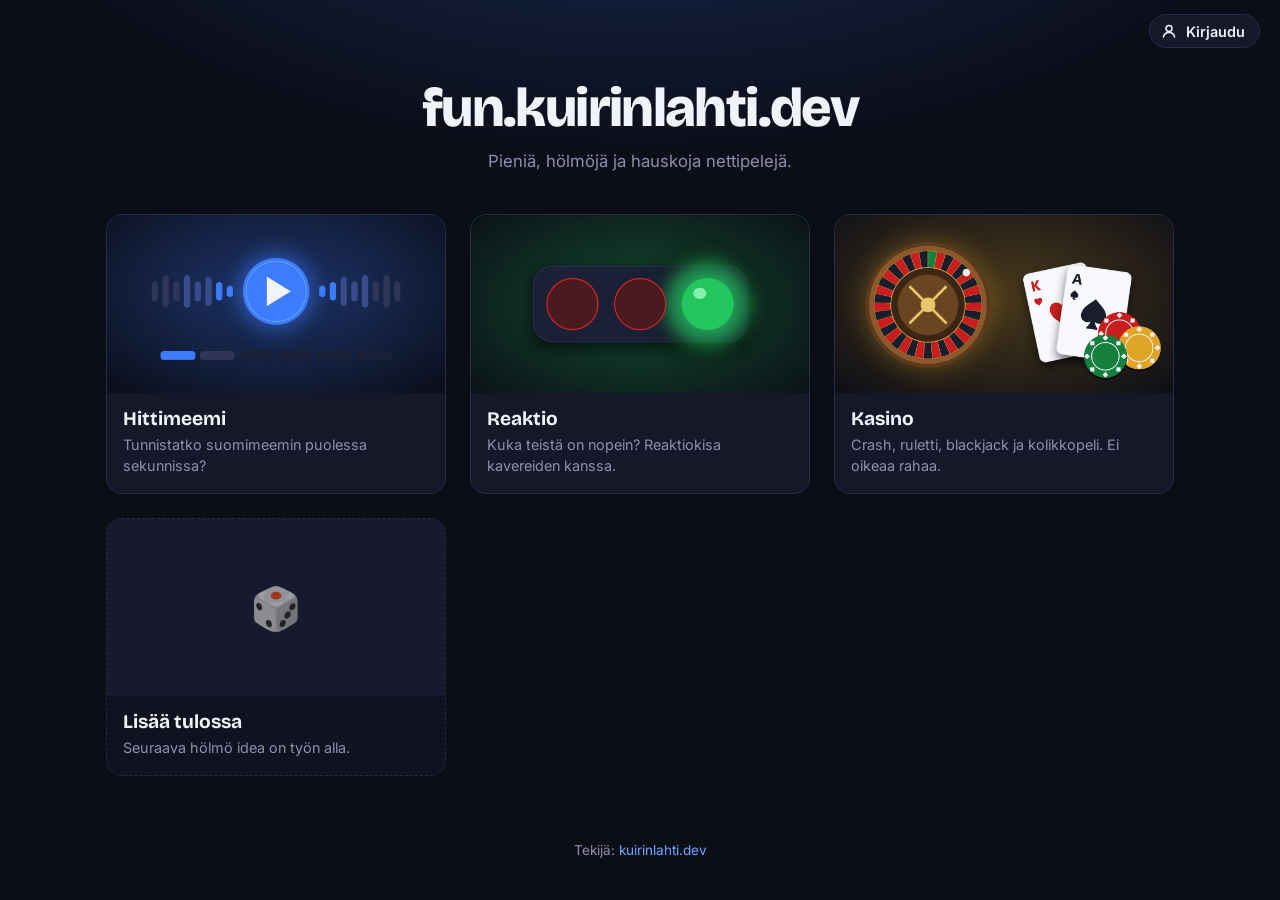
<file: index.html>
<!doctype html>
<html lang="fi">
<head>
  <meta charset="utf-8">
  <meta name="viewport" content="width=device-width, initial-scale=1">
  <title>fun.kuirinlahti.dev</title>
  <meta name="description" content="Pieniä, hölmöjä ja hauskoja nettipelejä.">

  <!-- Linkin esikatselu Discordissa, WhatsAppissa, X:ssä jne. -->
  <meta property="og:type" content="website">
  <meta property="og:site_name" content="fun.kuirinlahti.dev">
  <meta property="og:title" content="fun.kuirinlahti.dev">
  <meta property="og:description" content="Pieniä, hölmöjä ja hauskoja nettipelejä.">
  <meta property="og:url" content="https://fun.kuirinlahti.dev/">
  <meta property="og:image" content="https://fun.kuirinlahti.dev/og-image.png">
  <meta property="og:image:width" content="1200">
  <meta property="og:image:height" content="630">
  <meta name="twitter:card" content="summary_large_image">
  <meta name="theme-color" content="#2f80ed">

  <link rel="icon" href="data:image/svg+xml,%3Csvg xmlns='http://www.w3.org/2000/svg' viewBox='0 0 32 32'%3E%3Crect width='32' height='32' rx='8' fill='%233d7bff'/%3E%3Ctext x='16' y='23' font-size='18' text-anchor='middle'%3E%F0%9F%8E%B2%3C/text%3E%3C/svg%3E">
  <link rel="preconnect" href="https://fonts.googleapis.com">
  <link rel="preconnect" href="https://fonts.gstatic.com" crossorigin>
  <link href="https://fonts.googleapis.com/css2?family=Bricolage+Grotesque:opsz,wght@12..96,700;12..96,800&family=Inter:wght@400;500;600&display=swap" rel="stylesheet">
  <link rel="stylesheet" href="home.css">
  <link rel="stylesheet" href="shared/account.css">
</head>
<body>
  <header>
    <h1>fun.kuirinlahti.dev</h1>
    <p>Pieniä, hölmöjä ja hauskoja nettipelejä.</p>
  </header>

  <!-- Pelikortit tulevat tiedostosta shared/games.js — uusi peli lisätään sinne -->
  <main class="games" id="games">
    <div class="game soon">
      <div class="placeholder">🎲</div>
      <div class="info">
        <h2>Lisää tulossa</h2>
        <p>Seuraava hölmö idea on työn alla.</p>
      </div>
    </div>
  </main>

  <footer>Tekijä: <a href="https://www.kuirinlahti.dev">kuirinlahti.dev</a></footer>

  <script>
    // Ladataan pelilista aina tuoreena (ks. välimuistihuomio hittimeemi/index.html:ssä)
    const list = document.createElement("script");
    list.src = "shared/games.js?v=" + Date.now();
    list.onload = () => {
      const soon = document.querySelector("#games .soon");
      for (const g of window.GAMES || []) {
        const a = document.createElement("a");
        a.className = "game";
        a.href = g.url.replace(/^\//, ""); // suhteellinen, toimii myös paikallisesti
        a.innerHTML = `<img src="${g.image.replace(/^\//, "")}" alt="" loading="lazy">
          <div class="info"><h2>${g.title}</h2><p>${g.tagline}</p></div>`;
        soon.before(a);
      }
    };
    document.body.appendChild(list);

    // Kirjautumisnappi oikeaan yläkulmaan (account.js tarvitsee net.js:n)
    for (const src of ["shared/net.js", "shared/account.js"]) {
      const s = document.createElement("script");
      s.src = src + "?v=" + Date.now();
      s.async = false;
      document.body.appendChild(s);
    }
  </script>
</body>
</html>
</file>
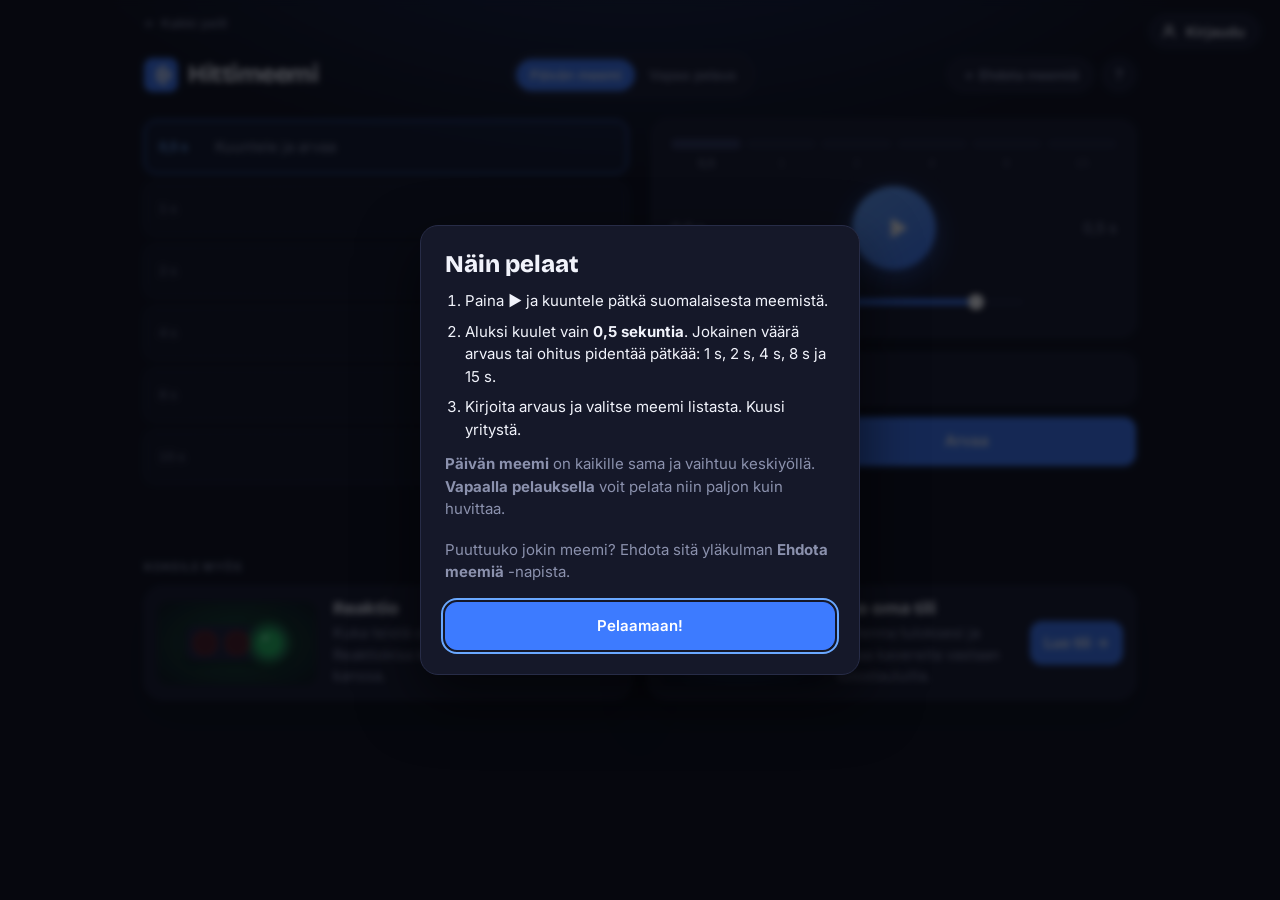
<file: hittimeemi/index.html>
<!doctype html>
<html lang="fi">
<head>
  <meta charset="utf-8">
  <meta name="viewport" content="width=device-width, initial-scale=1">
  <title>Hittimeemi</title>
  <meta name="description" content="Tunnistatko suomimeemin puolessa sekunnissa? Uusi meemi joka päivä.">

  <!-- Linkin esikatselu Discordissa, WhatsAppissa, X:ssä jne. -->
  <meta property="og:type" content="website">
  <meta property="og:site_name" content="Hittimeemi">
  <meta property="og:title" content="Hittimeemi – arvaa suomimeemi">
  <meta property="og:description" content="Tunnistatko suomimeemin puolessa sekunnissa? Uusi meemi joka päivä.">
  <meta property="og:url" content="https://fun.kuirinlahti.dev/hittimeemi/">
  <meta property="og:image" content="https://fun.kuirinlahti.dev/hittimeemi/og-image.png">
  <meta property="og:image:width" content="1200">
  <meta property="og:image:height" content="630">
  <meta name="twitter:card" content="summary_large_image">
  <meta name="theme-color" content="#2f80ed">

  <link rel="icon" href="data:image/svg+xml,%3Csvg xmlns='http://www.w3.org/2000/svg' viewBox='0 0 32 32'%3E%3Crect width='32' height='32' rx='8' fill='%233d7bff'/%3E%3Cg fill='white'%3E%3Crect x='7' y='13' width='3' height='6' rx='1.5'/%3E%3Crect x='12' y='9' width='3' height='14' rx='1.5'/%3E%3Crect x='17' y='6' width='3' height='20' rx='1.5'/%3E%3Crect x='22' y='11' width='3' height='10' rx='1.5'/%3E%3C/g%3E%3C/svg%3E">
  <link rel="preconnect" href="https://fonts.googleapis.com">
  <link rel="preconnect" href="https://fonts.gstatic.com" crossorigin>
  <link href="https://fonts.googleapis.com/css2?family=Bricolage+Grotesque:opsz,wght@12..96,700;12..96,800&family=Inter:wght@400;500;600&display=swap" rel="stylesheet">
  <link rel="stylesheet" href="style.css">
  <link rel="stylesheet" href="/shared/more-games.css">
  <link rel="stylesheet" href="/shared/account.css">
</head>
<body data-game="hittimeemi">
  <a class="home-link" href="../">← Kaikki pelit</a>
  <header>
    <div class="brand">
      <svg class="logo" viewBox="0 0 32 32" aria-hidden="true">
        <rect width="32" height="32" rx="8" />
        <g><rect x="7" y="13" width="3" height="6" rx="1.5"/><rect x="12" y="9" width="3" height="14" rx="1.5"/><rect x="17" y="6" width="3" height="20" rx="1.5"/><rect x="22" y="11" width="3" height="10" rx="1.5"/></g>
      </svg>
      <h1>Hittimeemi</h1>
    </div>
    <nav class="modes" aria-label="Pelitila">
      <button data-mode="daily" class="active">Päivän meemi</button>
      <button data-mode="free">Vapaa pelaus</button>
    </nav>
    <div class="header-actions">
      <button id="suggest-btn" class="pill-btn" title="Puuttuuko jokin meemi? Ehdota sitä peliin.">＋ Ehdota meemiä</button>
      <button id="help-btn" class="icon-btn" aria-label="Ohjeet">?</button>
    </div>
  </header>

  <main>
    <div id="progress" hidden>
      <span id="progress-text"></span>
      <div class="progress-track"><div id="progress-bar"></div></div>
    </div>

    <div class="layout">
    <div class="col-guesses">
      <ol id="board"></ol>
    </div>

    <div class="col-play">
    <section class="card player-card">
      <div id="bar"></div>
      <div id="ticks"></div>
      <div class="player">
        <span id="time">0,0 s</span>
        <button id="play" aria-label="Soita">
          <svg class="i-play" viewBox="0 0 24 24"><path d="M8 5.5v13a1 1 0 0 0 1.5.86l10.5-6.5a1 1 0 0 0 0-1.72L9.5 4.64A1 1 0 0 0 8 5.5Z"/></svg>
          <svg class="i-stop" viewBox="0 0 24 24"><rect x="6" y="6" width="12" height="12" rx="2.5"/></svg>
        </button>
        <span id="limit">0,5 s</span>
      </div>
      <div class="volume">
        <button id="mute" class="vol-btn" aria-label="Mykistä">
          <svg viewBox="0 0 24 24" aria-hidden="true">
            <path class="speaker" d="M4 9h3.5L12 5v14l-4.5-4H4z"/>
            <path class="wave" d="M15.5 8.5a5 5 0 0 1 0 7M18 6a8.5 8.5 0 0 1 0 12"/>
            <path class="cross" d="m16 9.5 5 5m0-5-5 5"/>
          </svg>
        </button>
        <input id="volume" type="range" min="0" max="100" step="1" aria-label="Äänenvoimakkuus">
      </div>
    </section>

    <section id="input-area">
      <div class="search">
        <svg class="search-icon" viewBox="0 0 24 24" aria-hidden="true"><circle cx="11" cy="11" r="7"/><path d="m20 20-3.5-3.5"/></svg>
        <input id="guess" type="text" autocomplete="off" spellcheck="false" placeholder="Mikä meemi tämä on?">
        <ul id="suggestions" hidden></ul>
      </div>
      <div class="actions">
        <button id="skip" class="btn">Ohita</button>
        <button id="submit" class="btn primary">Arvaa</button>
      </div>
      <p id="message" role="status"></p>
    </section>

    <section id="yt-help" class="card" hidden>
      <h3>YouTube ei toista videota</h3>
      <p>YouTube saattaa epäillä yhteyttäsi botiksi ja vaatia kirjautumisen. Kirjaudu YouTubeen tässä selaimessa, palaa tälle välilehdelle ja yritä uudelleen. Jos video ei silti toimi, sen omistaja on todennäköisesti estänyt upottamisen.</p>
      <div class="actions">
        <a class="btn" href="https://accounts.google.com/ServiceLogin?service=youtube&amp;continue=https%3A%2F%2Fwww.youtube.com%2F" target="_blank" rel="noopener">Kirjaudu YouTubeen ↗</a>
        <button id="yt-retry" class="btn primary">Yritä uudelleen</button>
      </div>
    </section>

    <section id="result" class="card" hidden>
      <div id="result-emoji"></div>
      <h2 id="result-title"></h2>
      <p id="result-answer"></p>
      <div id="result-squares"></div>
      <div class="actions">
        <button id="play-full" class="btn">Kuuntele pidempi pätkä</button>
        <button id="share" class="btn primary">Jaa tulos</button>
        <button id="next" class="btn primary">Seuraava meemi →</button>
      </div>
      <p id="countdown"></p>
      <div id="stats"></div>
    </section>

    <div id="yt-wrap"><div id="yt-player"></div></div>
    </div>
    </div>
  </main>

  <dialog id="help">
    <h2>Näin pelaat</h2>
    <ol>
      <li>Paina <b>▶</b> ja kuuntele pätkä suomalaisesta meemistä.</li>
      <li>Aluksi kuulet vain <b id="help-first"></b>. Jokainen väärä arvaus tai ohitus pidentää pätkää: <span id="help-steps"></span>.</li>
      <li>Kirjoita arvaus ja valitse meemi listasta. Kuusi yritystä.</li>
    </ol>
    <p><b>Päivän meemi</b> on kaikille sama ja vaihtuu keskiyöllä. <b>Vapaalla pelauksella</b> voit pelata niin paljon kuin huvittaa.</p>
    <p>Puuttuuko jokin meemi? Ehdota sitä yläkulman <b>Ehdota meemiä</b> -napista.</p>
    <form method="dialog"><button class="btn primary">Pelaamaan!</button></form>
  </dialog>

  <dialog id="suggest">
    <h2>Ehdota meemiä</h2>
    <p>Puuttuuko listalta jokin suomimeemi? Ehdota sitä, niin ylläpito tarkistaa sen ja lisää peliin.</p>
    <div id="suggest-login" hidden>
      <p>Ehdottaminen vaatii tilin, jotta roskapostia ei tule.</p>
      <div class="actions">
        <button type="button" class="btn primary" id="suggest-signup">Luo tili</button>
        <button type="button" class="btn" id="suggest-signin">Kirjaudu</button>
      </div>
    </div>
    <form id="suggest-form" class="suggest-form" hidden>
      <label>Meemin nimi <input name="title" required maxlength="100" autocomplete="off" placeholder="esim. Kahen kilon siika"></label>
      <label>YouTube-linkki <input name="youtube" type="url" required autocomplete="off" placeholder="https://youtu.be/…"></label>
      <label>Mistä kohtaa pätkä alkaa? <small>valinnainen, esim. 0:12</small><input name="start" autocomplete="off"></label>
      <label>Lisätietoja <small>valinnainen</small><textarea name="note" maxlength="500" rows="3"></textarea></label>
      <p class="hint">Vinkki: YouTuben Jaa → "Aloita kohdasta" -linkissä alkukohta tulee mukana.</p>
      <p id="suggest-msg" class="suggest-msg" role="alert"></p>
      <div class="actions">
        <button type="button" class="btn" id="suggest-cancel">Peruuta</button>
        <button type="submit" class="btn primary">Lähetä ehdotus</button>
      </div>
    </form>
    <div id="suggest-done" hidden>
      <p><b>Kiitos ehdotuksesta!</b> Ylläpito tarkistaa sen, ja hyväksytty meemi tulee peliin.</p>
      <div class="actions"><button type="button" class="btn primary" id="suggest-close">Sulje</button></div>
    </div>
  </dialog>

  <script>
    // Ladataan aina tuorein versio: GitHub Pages antaa selaimen pitää tiedostoja
    // välimuistissa 10 min, jolloin poistetut meemit näkyisivät vielä.
    // memes.js on varalista; varsinainen lista tulee palvelimelta (game.js), joten net.js ja
    // account.js ladataan ennen peliä
    for (const src of ["memes.js", "/shared/net.js", "/shared/account.js", "game.js", "/shared/games.js", "/shared/more-games.js"]) {
      const s = document.createElement("script");
      s.src = src + "?v=" + Date.now();
      s.async = false; // säilyttää järjestyksen: memes.js ennen game.js:ää
      document.body.appendChild(s);
    }
  </script>
</body>
</html>
</file>
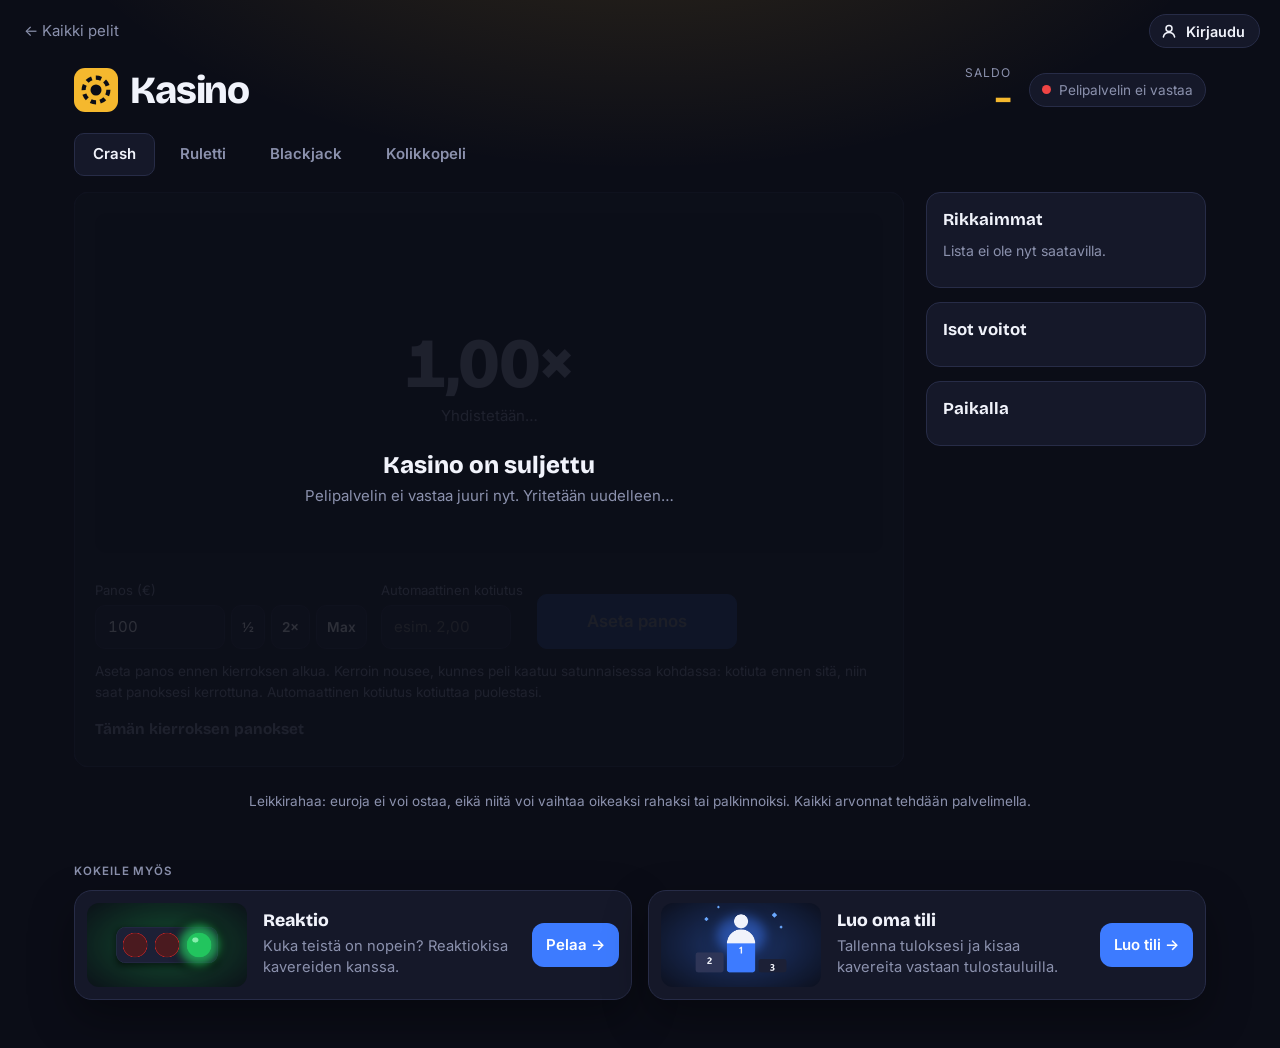
<file: kasino/index.html>
<!doctype html>
<html lang="fi">
<head>
  <meta charset="utf-8">
  <meta name="viewport" content="width=device-width, initial-scale=1">
  <title>Kasino</title>
  <meta name="description" content="Ilmainen kasino: crash, ruletti, blackjack ja kolikkopeli.">

  <!-- Linkin esikatselu Discordissa, WhatsAppissa, X:ssä jne. -->
  <meta property="og:type" content="website">
  <meta property="og:site_name" content="Kasino">
  <meta property="og:title" content="Kasino">
  <meta property="og:description" content="Crash, ruletti, blackjack ja kolikkopeli.">
  <meta property="og:url" content="https://fun.kuirinlahti.dev/kasino/">
  <meta property="og:image" content="https://fun.kuirinlahti.dev/kasino/og-image.png">
  <meta property="og:image:width" content="1200">
  <meta property="og:image:height" content="630">
  <meta name="twitter:card" content="summary_large_image">
  <meta name="theme-color" content="#2f80ed">

  <link rel="icon" href="data:image/svg+xml,%3Csvg xmlns='http://www.w3.org/2000/svg' viewBox='0 0 32 32'%3E%3Crect width='32' height='32' rx='8' fill='%23f5b82e'/%3E%3Ccircle cx='16' cy='16' r='9' fill='none' stroke='%230b0d17' stroke-width='3' stroke-dasharray='4 3'/%3E%3Ccircle cx='16' cy='16' r='4' fill='%230b0d17'/%3E%3C/svg%3E">
  <link rel="preconnect" href="https://fonts.googleapis.com">
  <link rel="preconnect" href="https://fonts.gstatic.com" crossorigin>
  <link href="https://fonts.googleapis.com/css2?family=Bricolage+Grotesque:opsz,wght@12..96,700;12..96,800&family=Inter:wght@400;500;600&display=swap" rel="stylesheet">
  <link rel="stylesheet" href="style.css">
  <link rel="stylesheet" href="/shared/more-games.css">
  <link rel="stylesheet" href="/shared/account.css">
</head>
<body data-game="kasino">
  <a class="home-link" href="../">← Kaikki pelit</a>
  <header>
    <div class="brand">
      <svg class="logo" viewBox="0 0 32 32" aria-hidden="true"><rect width="32" height="32" rx="8"/><circle cx="16" cy="16" r="9"/><circle class="dot" cx="16" cy="16" r="4"/></svg>
      <h1>Kasino</h1>
    </div>
    <div class="wallet">
      <span class="eyebrow">Saldo</span>
      <strong id="balance">–</strong>
    </div>
    <button id="bonus" class="btn bonus" hidden></button>
    <span class="status"><span id="dot"></span><span id="status-text">Yhdistetään…</span></span>
  </header>

  <main>
    <p id="guest-banner" class="banner" hidden>
      Pelaat vieraana: rahasi eivät tallennu. <button class="link" id="guest-signup">Luo tili</button>,
      niin saat <span id="guest-daily">rahaa</span> joka päivä ja pääset rikkaimpien listalle.
    </p>
    <div id="sales" class="sales" role="status" hidden></div>
    <nav class="tabs" aria-label="Pelit">
      <a href="#crash" data-tab="crash">Crash</a>
      <a href="#ruletti" data-tab="roulette">Ruletti</a>
      <a href="#blackjack" data-tab="blackjack">Blackjack</a>
      <a href="#kolikkopeli" data-tab="slots">Kolikkopeli</a>
    </nav>

    <div class="layout">
      <div class="games">
        <section class="panel" id="panel-crash"></section>
        <section class="panel" id="panel-roulette" hidden></section>
        <section class="panel" id="panel-blackjack" hidden></section>
        <section class="panel" id="panel-slots" hidden></section>
        <div class="closed" id="closed" hidden>
          <strong>Kasino on suljettu</strong>
          <span>Pelipalvelin ei vastaa juuri nyt. Yritetään uudelleen…</span>
        </div>
      </div>

      <aside class="side">
        <section class="card">
          <h2>Rikkaimmat</h2>
          <ol id="rich" class="rank"></ol>
          <p id="rich-me" class="muted"></p>
        </section>
        <section class="card">
          <h2>Isot voitot</h2>
          <ol id="feed" class="feed"></ol>
        </section>
        <section class="card">
          <h2>Paikalla <span id="online-count" class="muted"></span></h2>
          <ul id="online" class="online"></ul>
        </section>
      </aside>
    </div>

    <p class="disclaimer">Leikkirahaa: euroja ei voi ostaa, eikä niitä voi vaihtaa oikeaksi rahaksi tai palkinnoiksi. Kaikki arvonnat tehdään palvelimella.</p>
  </main>

  <div id="toast" class="toast" role="status" hidden></div>

  <script>
    // Ladataan aina tuorein versio: GitHub Pages antaa selaimen pitää tiedostoja
    // välimuistissa 10 min. Pelit rekisteröityvät ennen app.js:ää, joka käynnistää kaiken.
    for (const src of ["/shared/net.js", "/shared/account.js", "crash.js", "roulette.js", "blackjack.js", "slots.js", "app.js", "/shared/games.js", "/shared/more-games.js"]) {
      const s = document.createElement("script");
      s.src = src + "?v=" + Date.now();
      s.async = false; // säilyttää järjestyksen
      document.body.appendChild(s);
    }
  </script>
</body>
</html>
</file>
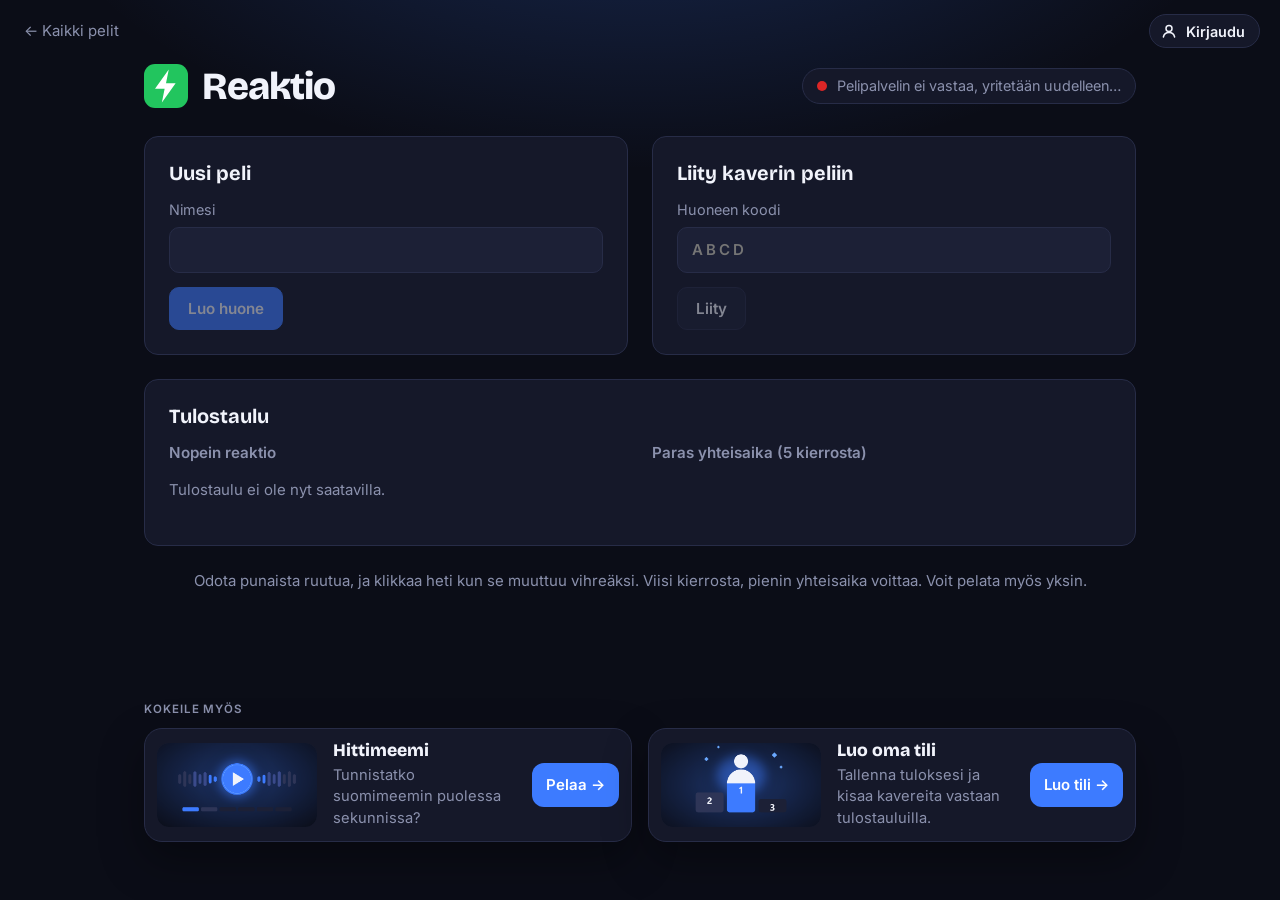
<file: reaktio/index.html>
<!doctype html>
<html lang="fi">
<head>
  <meta charset="utf-8">
  <meta name="viewport" content="width=device-width, initial-scale=1">
  <title>Reaktio</title>
  <meta name="description" content="Kuka teistä on nopein? Reaktiokisa kavereiden kanssa.">

  <!-- Linkin esikatselu Discordissa, WhatsAppissa, X:ssä jne. -->
  <meta property="og:type" content="website">
  <meta property="og:site_name" content="Reaktio">
  <meta property="og:title" content="Reaktio – kuka on nopein?">
  <meta property="og:description" content="Kuka teistä on nopein? Reaktiokisa kavereiden kanssa.">
  <meta property="og:url" content="https://fun.kuirinlahti.dev/reaktio/">
  <meta property="og:image" content="https://fun.kuirinlahti.dev/reaktio/og-image.png">
  <meta property="og:image:width" content="1200">
  <meta property="og:image:height" content="630">
  <meta name="twitter:card" content="summary_large_image">
  <meta name="theme-color" content="#2f80ed">

  <link rel="icon" href="data:image/svg+xml,%3Csvg xmlns='http://www.w3.org/2000/svg' viewBox='0 0 32 32'%3E%3Crect width='32' height='32' rx='8' fill='%2322c55e'/%3E%3Cpath d='M18 4 8 18h7l-2 10 10-14h-7z' fill='white'/%3E%3C/svg%3E">
  <link rel="preconnect" href="https://fonts.googleapis.com">
  <link rel="preconnect" href="https://fonts.gstatic.com" crossorigin>
  <link href="https://fonts.googleapis.com/css2?family=Bricolage+Grotesque:opsz,wght@12..96,700;12..96,800&family=Inter:wght@400;500;600&display=swap" rel="stylesheet">
  <link rel="stylesheet" href="style.css">
  <link rel="stylesheet" href="/shared/more-games.css">
  <link rel="stylesheet" href="/shared/account.css">
</head>
<body data-game="reaktio">
  <a class="home-link" href="../">← Kaikki pelit</a>
  <header>
    <div class="brand">
      <svg class="logo" viewBox="0 0 32 32" aria-hidden="true"><rect width="32" height="32" rx="8"/><path d="M18 4 8 18h7l-2 10 10-14h-7z"/></svg>
      <h1>Reaktio</h1>
    </div>
    <span class="status"><span id="dot"></span><span id="status-text">Yhdistetään palvelimeen…</span></span>
  </header>

  <main>
    <section id="join" class="join">
      <div class="card">
        <h2>Uusi peli</h2>
        <label for="name" id="name-label">Nimesi</label>
        <input id="name" type="text" maxlength="20" autocomplete="off" spellcheck="false">
        <button id="create" class="btn primary">Luo huone</button>
      </div>
      <div class="card">
        <h2>Liity kaverin peliin</h2>
        <label for="code">Huoneen koodi</label>
        <input id="code" type="text" maxlength="4" placeholder="ABCD" autocomplete="off" spellcheck="false">
        <button id="join-btn" class="btn">Liity</button>
      </div>
      <div class="card board">
        <h2>Tulostaulu</h2>
        <div class="board-cols">
          <div>
            <h3>Nopein reaktio</h3>
            <ol id="board-best" class="board-list"></ol>
          </div>
          <div>
            <h3>Paras yhteisaika (5 kierrosta)</h3>
            <ol id="board-total" class="board-list"></ol>
          </div>
        </div>
        <p id="board-me" class="board-me"></p>
      </div>
      <p class="hint">Odota punaista ruutua, ja klikkaa heti kun se muuttuu vihreäksi. Viisi kierrosta, pienin yhteisaika voittaa. Voit pelata myös yksin.</p>
    </section>

    <section id="game" class="layout" hidden>
      <div class="col-pad">
        <div id="pad" class="pad idle" role="button" tabindex="0" aria-live="polite"></div>
        <p class="help">Klikkaa ruutua tai paina <kbd>välilyöntiä</kbd> heti, kun ruutu muuttuu vihreäksi. Liian aikainen klikkaus tai myöhästyminen = <b>1 000 ms</b> sakko.</p>
      </div>
      <aside class="col-side card">
        <span class="eyebrow">Huoneen koodi</span>
        <strong id="room-code"></strong>
        <button id="invite" class="btn">Kopioi kutsulinkki</button>
        <ol id="players"></ol>
        <button id="leave" class="btn ghost">Poistu huoneesta</button>
      </aside>
    </section>

    <p id="error" role="alert"></p>
  </main>

  <script>
    // Ladataan aina tuorein versio: GitHub Pages antaa selaimen pitää tiedostoja
    // välimuistissa 10 min.
    for (const src of ["/shared/net.js", "/shared/account.js", "game.js", "/shared/games.js", "/shared/more-games.js"]) {
      const s = document.createElement("script");
      s.src = src + "?v=" + Date.now();
      s.async = false; // säilyttää järjestyksen
      document.body.appendChild(s);
    }
  </script>
</body>
</html>
</file>
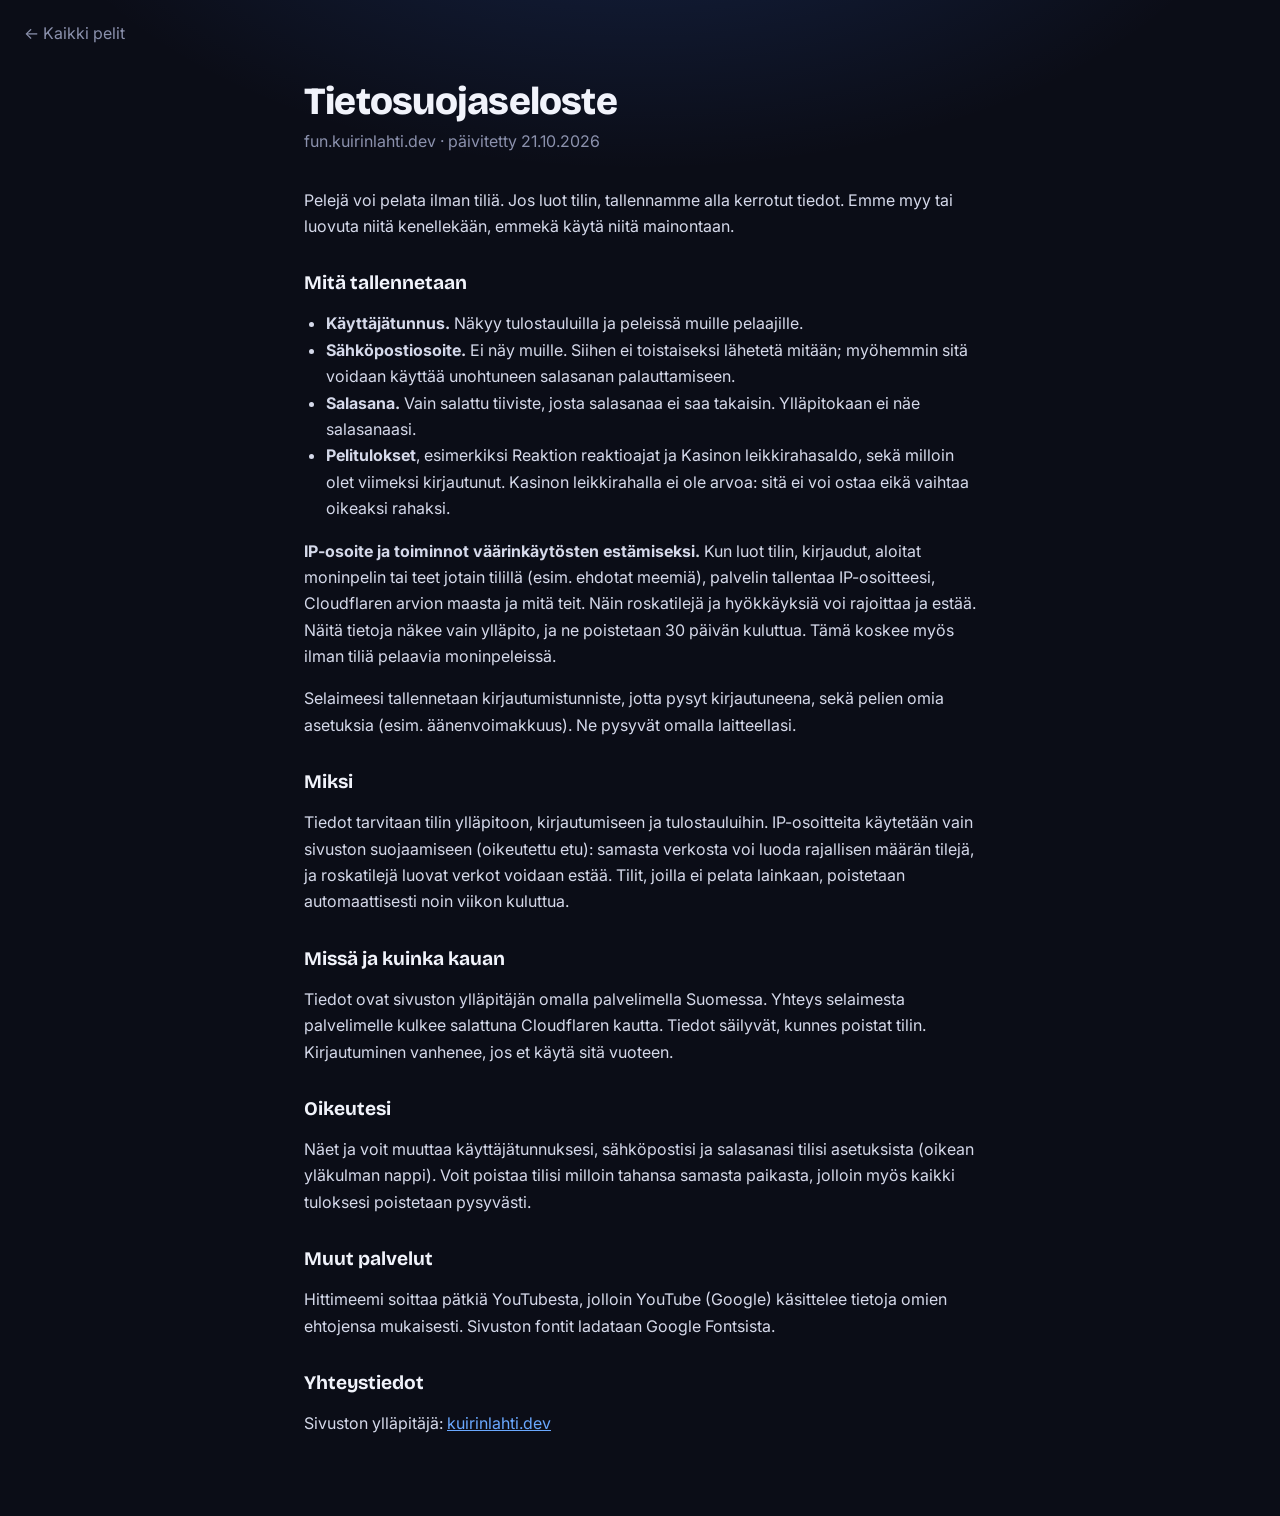
<file: tietosuoja/index.html>
<!doctype html>
<html lang="fi">
<head>
  <meta charset="utf-8">
  <meta name="viewport" content="width=device-width, initial-scale=1">
  <title>Tietosuojaseloste · fun.kuirinlahti.dev</title>
  <meta name="description" content="Mitä tietoja fun.kuirinlahti.dev tallentaa käyttäjätileistä ja miksi.">
  <link rel="preconnect" href="https://fonts.googleapis.com">
  <link rel="preconnect" href="https://fonts.gstatic.com" crossorigin>
  <link href="https://fonts.googleapis.com/css2?family=Bricolage+Grotesque:opsz,wght@12..96,700;12..96,800&family=Inter:wght@400;500;600&display=swap" rel="stylesheet">
  <style>
    :root { --bg: #0b0d17; --surface: #151829; --border: #272c47; --text: #f1f3fb; --muted: #8b91ad; --accent-2: #6aa8ff; }
    * { box-sizing: border-box; }
    body {
      margin: 0; min-height: 100vh; color: var(--text);
      font: 16px/1.65 Inter, system-ui, -apple-system, "Segoe UI", sans-serif;
      background: radial-gradient(900px 500px at 50% -180px, rgba(61, 123, 255, 0.22), transparent 70%), var(--bg);
      background-attachment: fixed;
    }
    .home-link { position: absolute; top: 20px; left: 24px; color: var(--muted); text-decoration: none; }
    .home-link:hover { color: var(--text); }
    main { max-width: 720px; margin: 0 auto; padding: 80px 24px 64px; }
    h1 { margin: 0 0 6px; font: 800 2.4rem/1.1 "Bricolage Grotesque", system-ui, sans-serif; letter-spacing: -0.02em; }
    .updated { margin: 0 0 32px; color: var(--muted); }
    h2 { margin: 32px 0 8px; font: 700 1.2rem "Bricolage Grotesque", system-ui, sans-serif; }
    p, li { color: #d5d9ea; }
    ul { padding-left: 22px; }
    a { color: var(--accent-2); }
  </style>
</head>
<body>
  <a class="home-link" href="/">← Kaikki pelit</a>
  <main>
    <h1>Tietosuojaseloste</h1>
    <p class="updated">fun.kuirinlahti.dev · päivitetty 21.10.2026</p>

    <p>Pelejä voi pelata ilman tiliä. Jos luot tilin, tallennamme alla kerrotut tiedot. Emme myy tai luovuta niitä kenellekään, emmekä käytä niitä mainontaan.</p>

    <h2>Mitä tallennetaan</h2>
    <ul>
      <li><b>Käyttäjätunnus.</b> Näkyy tulostauluilla ja peleissä muille pelaajille.</li>
      <li><b>Sähköpostiosoite.</b> Ei näy muille. Siihen ei toistaiseksi lähetetä mitään; myöhemmin sitä voidaan käyttää unohtuneen salasanan palauttamiseen.</li>
      <li><b>Salasana.</b> Vain salattu tiiviste, josta salasanaa ei saa takaisin. Ylläpitokaan ei näe salasanaasi.</li>
      <li><b>Pelitulokset</b>, esimerkiksi Reaktion reaktioajat ja Kasinon leikkirahasaldo, sekä milloin olet viimeksi kirjautunut. Kasinon leikkirahalla ei ole arvoa: sitä ei voi ostaa eikä vaihtaa oikeaksi rahaksi.</li>
    </ul>
    <p><b>IP-osoite ja toiminnot väärinkäytösten estämiseksi.</b> Kun luot tilin, kirjaudut, aloitat moninpelin tai teet jotain tilillä (esim. ehdotat meemiä), palvelin tallentaa IP-osoitteesi, Cloudflaren arvion maasta ja mitä teit. Näin roskatilejä ja hyökkäyksiä voi rajoittaa ja estää. Näitä tietoja näkee vain ylläpito, ja ne poistetaan 30 päivän kuluttua. Tämä koskee myös ilman tiliä pelaavia moninpeleissä.</p>
    <p>Selaimeesi tallennetaan kirjautumistunniste, jotta pysyt kirjautuneena, sekä pelien omia asetuksia (esim. äänenvoimakkuus). Ne pysyvät omalla laitteellasi.</p>

    <h2>Miksi</h2>
    <p>Tiedot tarvitaan tilin ylläpitoon, kirjautumiseen ja tulostauluihin. IP-osoitteita käytetään vain sivuston suojaamiseen (oikeutettu etu): samasta verkosta voi luoda rajallisen määrän tilejä, ja roskatilejä luovat verkot voidaan estää. Tilit, joilla ei pelata lainkaan, poistetaan automaattisesti noin viikon kuluttua.</p>

    <h2>Missä ja kuinka kauan</h2>
    <p>Tiedot ovat sivuston ylläpitäjän omalla palvelimella Suomessa. Yhteys selaimesta palvelimelle kulkee salattuna Cloudflaren kautta. Tiedot säilyvät, kunnes poistat tilin. Kirjautuminen vanhenee, jos et käytä sitä vuoteen.</p>

    <h2>Oikeutesi</h2>
    <p>Näet ja voit muuttaa käyttäjätunnuksesi, sähköpostisi ja salasanasi tilisi asetuksista (oikean yläkulman nappi). Voit poistaa tilisi milloin tahansa samasta paikasta, jolloin myös kaikki tuloksesi poistetaan pysyvästi.</p>

    <h2>Muut palvelut</h2>
    <p>Hittimeemi soittaa pätkiä YouTubesta, jolloin YouTube (Google) käsittelee tietoja omien ehtojensa mukaisesti. Sivuston fontit ladataan Google Fontsista.</p>

    <h2>Yhteystiedot</h2>
    <p>Sivuston ylläpitäjä: <a href="https://www.kuirinlahti.dev">kuirinlahti.dev</a></p>
  </main>
</body>
</html>
</file>
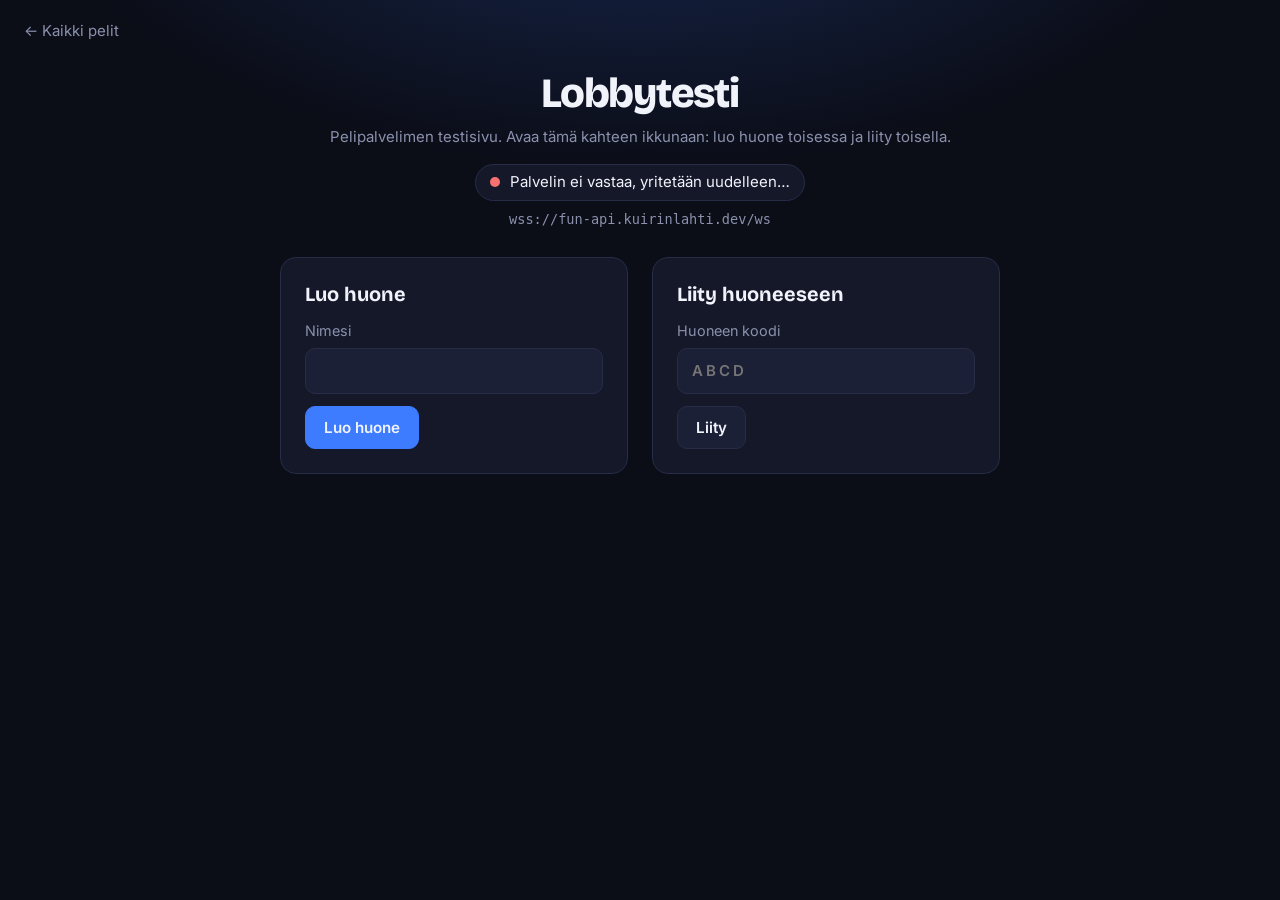
<file: dev/lobby-test/index.html>
<!doctype html>
<html lang="fi">
<head>
  <meta charset="utf-8">
  <meta name="viewport" content="width=device-width, initial-scale=1">
  <meta name="robots" content="noindex">
  <title>Lobbytesti</title>
  <link rel="preconnect" href="https://fonts.googleapis.com">
  <link rel="preconnect" href="https://fonts.gstatic.com" crossorigin>
  <link href="https://fonts.googleapis.com/css2?family=Bricolage+Grotesque:opsz,wght@12..96,700;12..96,800&family=Inter:wght@400;500;600&display=swap" rel="stylesheet">
  <style>
    :root {
      --bg: #0b0d17; --surface: #151829; --surface-2: #1c2036; --border: #272c47;
      --text: #f1f3fb; --muted: #8b91ad; --accent: #3d7bff; --accent-2: #6aa8ff;
      --green: #34d399; --red: #f87171; --yellow: #fbbf24;
      --display: "Bricolage Grotesque", system-ui, sans-serif;
    }
    * { box-sizing: border-box; }
    [hidden] { display: none !important; }
    body {
      margin: 0; min-height: 100vh; color: var(--text);
      font: 15px/1.5 Inter, system-ui, -apple-system, "Segoe UI", sans-serif;
      background: radial-gradient(900px 500px at 50% -180px, rgba(61, 123, 255, 0.28), transparent 70%), var(--bg);
      background-attachment: fixed;
    }
    .home-link { position: absolute; top: 20px; left: 24px; color: var(--muted); text-decoration: none; }
    .home-link:hover { color: var(--text); }
    main { max-width: 980px; margin: 0 auto; padding: 72px 24px 48px; }
    header { text-align: center; margin-bottom: 28px; }
    h1 { margin: 0; font: 800 2.6rem/1.05 var(--display); letter-spacing: -0.03em; }
    header p { margin: 10px 0 16px; color: var(--muted); }
    .status { display: inline-flex; align-items: center; gap: 10px; padding: 6px 14px; border: 1px solid var(--border); border-radius: 999px; background: var(--surface); }
    #dot { width: 10px; height: 10px; border-radius: 50%; background: var(--yellow); }
    #dot.online { background: var(--green); }
    #dot.offline { background: var(--red); }
    #server { display: block; margin-top: 8px; color: var(--muted); font-size: 0.85rem; }
    .card { background: var(--surface); border: 1px solid var(--border); border-radius: 16px; padding: 24px; }
    .lobby { display: grid; grid-template-columns: 1fr 1fr; gap: 24px; max-width: 720px; margin: 0 auto; }
    .lobby h2, .card h2 { margin: 0 0 14px; font: 700 1.25rem var(--display); }
    label { display: block; color: var(--muted); font-size: 0.9rem; margin-bottom: 6px; }
    input[type="text"] {
      width: 100%; padding: 11px 14px; border-radius: 10px; border: 1px solid var(--border);
      background: var(--surface-2); color: var(--text); font: inherit;
    }
    input[type="text"]:focus { outline: 2px solid var(--accent-2); outline-offset: 1px; }
    #code { text-transform: uppercase; letter-spacing: 0.2em; font-weight: 600; }
    .row { display: flex; gap: 10px; margin-top: 12px; }
    .btn {
      padding: 11px 18px; border-radius: 10px; border: 1px solid var(--border); background: var(--surface-2);
      color: var(--text); font: 600 0.95rem Inter, sans-serif; cursor: pointer; white-space: nowrap;
    }
    .btn:hover { border-color: var(--accent-2); }
    .btn.primary { background: var(--accent); border-color: var(--accent); }
    .btn.primary:hover { background: #2f6af0; }
    .btn:disabled { opacity: 0.5; cursor: default; }
    .room { display: grid; grid-template-columns: 300px 1fr; gap: 24px; }
    .eyebrow { display: block; color: var(--muted); font-size: 0.8rem; text-transform: uppercase; letter-spacing: 0.08em; }
    #room-code { display: block; font: 800 3rem/1.1 var(--display); letter-spacing: 0.12em; margin: 4px 0 14px; }
    #players { list-style: none; padding: 0; margin: 18px 0; display: grid; gap: 8px; }
    #players li { display: flex; justify-content: space-between; gap: 8px; padding: 9px 12px; border-radius: 10px; background: var(--surface-2); }
    #players li.me { outline: 1px solid var(--accent); }
    #players li.away { color: var(--muted); }
    #players .tag { color: var(--muted); font-size: 0.85rem; }
    .check { display: flex; align-items: center; gap: 8px; color: var(--muted); margin-bottom: 16px; }
    .chat { display: flex; flex-direction: column; min-height: 420px; }
    #log { flex: 1; list-style: none; margin: 0; padding: 0; overflow-y: auto; max-height: 460px; display: grid; align-content: start; gap: 6px; }
    #log li b { color: var(--accent-2); margin-right: 6px; }
    #log li.system { color: var(--muted); font-style: italic; }
    #error { min-height: 1.5em; margin: 18px 0 0; text-align: center; color: var(--red); }
    @media (max-width: 760px) { .lobby, .room { grid-template-columns: 1fr; } }
  </style>
</head>
<body>
  <a class="home-link" href="/">← Kaikki pelit</a>
  <main>
    <header>
      <h1>Lobbytesti</h1>
      <p>Pelipalvelimen testisivu. Avaa tämä kahteen ikkunaan: luo huone toisessa ja liity toisella.</p>
      <span class="status"><span id="dot"></span><span id="status-text">Yhdistetään palvelimeen…</span></span>
      <code id="server"></code>
    </header>

    <div id="lobby" class="lobby">
      <section class="card">
        <h2>Luo huone</h2>
        <label for="name">Nimesi</label>
        <input id="name" type="text" maxlength="20" autocomplete="off" spellcheck="false">
        <div class="row"><button id="create" class="btn primary">Luo huone</button></div>
      </section>
      <section class="card">
        <h2>Liity huoneeseen</h2>
        <label for="code">Huoneen koodi</label>
        <input id="code" type="text" maxlength="4" placeholder="ABCD" autocomplete="off" spellcheck="false">
        <div class="row"><button id="join" class="btn">Liity</button></div>
      </section>
    </div>

    <div id="room" class="room" hidden>
      <section class="card">
        <span class="eyebrow">Huoneen koodi</span>
        <strong id="room-code"></strong>
        <button id="copy" class="btn">Kopioi kutsulinkki</button>
        <ul id="players"></ul>
        <label class="check"><input type="checkbox" id="lock"> Lukitse huone (vain isäntä)</label>
        <button id="leave" class="btn">Poistu huoneesta</button>
      </section>
      <section class="card chat">
        <h2>Chat</h2>
        <ol id="log"></ol>
        <form id="say" class="row">
          <input id="text" type="text" maxlength="300" placeholder="Kirjoita viesti…" autocomplete="off">
          <button class="btn primary">Lähetä</button>
        </form>
      </section>
    </div>

    <p id="error" role="alert"></p>
  </main>

  <script>
    // Tuorein versio aina (GitHub Pages pitää tiedostoja välimuistissa 10 min)
    const s = document.createElement("script");
    s.src = "/shared/net.js?v=" + Date.now();
    s.onload = start;
    document.body.append(s);

    function start() {
      const $ = (id) => document.getElementById(id);
      const params = new URLSearchParams(location.search);
      const remember = {
        get() { try { return localStorage.getItem("lt-name") || ""; } catch { return ""; } },
        set(v) { try { localStorage.setItem("lt-name", v); } catch {} },
      };
      $("name").value = remember.get();
      if (params.get("room")) $("code").value = params.get("room").toUpperCase();

      const STATUS = {
        connecting: "Yhdistetään palvelimeen…",
        online: "Yhteys toimii",
        offline: "Palvelin ei vastaa, yritetään uudelleen…",
      };

      const net = Net.connect("chat", {
        status(s) {
          $("dot").className = s;
          $("status-text").textContent = STATUS[s];
        },
        latency(ms) {
          if (net.status === "online") $("status-text").textContent = `Yhteys toimii · ${ms} ms`;
        },
        room: render,
        message(m) {
          if (m.type === "history") {
            $("log").replaceChildren();
            m.lines.forEach(addLine);
          }
          if (m.type === "say") addLine(m.line);
        },
        error(e) {
          $("error").textContent = e.message;
        },
      });
      $("server").textContent = net.url;

      let known = new Map(); // id → nimi, liittymis- ja lähtöilmoituksia varten

      function render(r) {
        $("lobby").hidden = !!r;
        $("room").hidden = !r;
        if (!r) {
          known = new Map();
          $("log").replaceChildren();
          document.title = "Lobbytesti";
          return;
        }
        $("error").textContent = "";
        $("room-code").textContent = r.code;
        $("lock").checked = r.locked;
        $("lock").disabled = !net.isHost;
        const list = r.players.map((p) => {
          const li = document.createElement("li");
          li.classList.toggle("me", p.id === r.you);
          li.classList.toggle("away", !p.connected);
          const name = document.createElement("span");
          name.textContent = p.name + (p.id === r.you ? " (sinä)" : "");
          const tag = document.createElement("span");
          tag.className = "tag";
          tag.textContent = [p.id === r.host && "isäntä", !p.connected && "yhteys poikki"].filter(Boolean).join(" · ");
          li.append(name, tag);
          return li;
        });
        $("players").replaceChildren(...list);
        document.title = `Lobbytesti · ${r.code} (${r.players.length}/${r.max})`;

        if (known.size) {
          for (const p of r.players) if (!known.has(p.id)) system(`${p.name} liittyi`);
          for (const [id, name] of known) if (!r.players.some((p) => p.id === id)) system(`${name} lähti`);
        }
        known = new Map(r.players.map((p) => [p.id, p.name]));
      }

      function addLine(line) {
        const li = document.createElement("li");
        const who = document.createElement("b");
        who.textContent = line.name;
        li.append(who, line.text);
        $("log").append(li);
        li.scrollIntoView({ block: "nearest" });
      }
      function system(text) {
        const li = document.createElement("li");
        li.className = "system";
        li.textContent = text;
        $("log").append(li);
      }

      function name() {
        const n = $("name").value.trim();
        if (!n) {
          $("error").textContent = "Anna ensin nimi.";
          $("name").focus();
          return null;
        }
        remember.set(n);
        $("error").textContent = "";
        return n;
      }

      $("create").onclick = () => { const n = name(); if (n) net.create(n); };
      $("join").onclick = () => {
        const code = $("code").value.trim();
        if (!code) return ($("error").textContent = "Kirjoita huoneen koodi.");
        const n = name();
        if (n) net.join(code, n);
      };
      $("code").onkeydown = (e) => e.key === "Enter" && $("join").click();
      $("name").onkeydown = (e) => e.key === "Enter" && ($("code").value ? $("join") : $("create")).click();
      $("leave").onclick = () => net.leave();
      $("lock").onchange = () => net.send({ type: "lock", locked: $("lock").checked });
      $("say").onsubmit = (e) => {
        e.preventDefault();
        const text = $("text").value.trim();
        if (text && net.send({ type: "say", text })) $("text").value = "";
      };
      $("copy").onclick = async () => {
        const link = new URL(location.href);
        link.search = "";
        link.searchParams.set("room", net.room.code);
        if (params.get("server")) link.searchParams.set("server", params.get("server"));
        try {
          await navigator.clipboard.writeText(link.href);
          $("copy").textContent = "Kopioitu!";
        } catch {
          prompt("Kutsulinkki:", link.href);
        }
        setTimeout(() => ($("copy").textContent = "Kopioi kutsulinkki"), 1500);
      };
    }
  </script>
</body>
</html>
</file>
<file: home.css>
:root {
  --bg: #0b0d17;
  --surface: #151829;
  --surface-2: #1c2036;
  --border: #272c47;
  --text: #f1f3fb;
  --muted: #8b91ad;
  --accent: #3d7bff;
  --accent-2: #6aa8ff;
  --display: "Bricolage Grotesque", system-ui, sans-serif;
}

* { box-sizing: border-box; }

body {
  margin: 0;
  min-height: 100vh;
  color: var(--text);
  font: 15px/1.5 Inter, system-ui, -apple-system, "Segoe UI", sans-serif;
  background:
    radial-gradient(1000px 520px at 50% -200px, rgba(61, 123, 255, 0.3), transparent 70%),
    var(--bg);
  background-attachment: fixed;
}

header { max-width: 1120px; margin: 0 auto; padding: 80px 24px 40px; text-align: center; }
h1 { margin: 0; font: 800 clamp(2rem, 6vw, 3.4rem)/1.05 var(--display); letter-spacing: -0.03em; }
header p { margin: 12px 0 0; color: var(--muted); font-size: 1.05rem; }

.games {
  max-width: 1120px;
  margin: 0 auto;
  padding: 0 24px 64px;
  display: grid;
  grid-template-columns: repeat(auto-fit, 340px);
  justify-content: center;
  gap: 24px;
}

.game {
  display: flex;
  flex-direction: column;
  overflow: hidden;
  border-radius: 16px;
  background: var(--surface);
  border: 1px solid var(--border);
  color: inherit;
  text-decoration: none;
  transition: transform 0.15s, border-color 0.15s, box-shadow 0.15s;
}
a.game:hover {
  transform: translateY(-3px);
  border-color: var(--accent);
  box-shadow: 0 12px 32px rgba(61, 123, 255, 0.2);
}
a.game:focus-visible { outline: 2px solid var(--accent-2); outline-offset: 3px; }

.game img, .game .placeholder {
  display: block;
  width: 100%;
  aspect-ratio: 1200 / 630;
  object-fit: cover;
  background: var(--surface-2);
}
.game .placeholder { display: grid; place-items: center; font-size: 2.6rem; opacity: 0.6; }

.info { padding: 14px 16px 16px; }
.info h2 { margin: 0; font: 700 1.2rem/1.2 var(--display); }
.info p { margin: 4px 0 0; color: var(--muted); font-size: 0.9rem; }

.game.soon { border-style: dashed; background: rgba(21, 24, 41, 0.5); }

footer { padding: 0 16px 32px; text-align: center; color: var(--muted); font-size: 0.85rem; }
footer a { color: var(--accent-2); text-decoration: none; }
footer a:hover { text-decoration: underline; }
</file>
<file: shared/account.css>
/* Kirjautumisnappi oikeassa yläkulmassa ja tili-ikkuna (shared/account.js).
   Värit tulevat sivun omista muuttujista, varavärit niiden puuttuessa. */
.acct { position: absolute; top: 14px; right: 20px; z-index: 40; }

.acct-btn {
  display: inline-flex; align-items: center; gap: 8px;
  max-width: 240px; padding: 7px 14px 7px 10px;
  border-radius: 999px; border: 1px solid var(--border, #272c47);
  background: var(--surface, #151829); color: var(--text, #f1f3fb);
  font: 600 0.9rem Inter, system-ui, -apple-system, "Segoe UI", sans-serif;
  cursor: pointer;
}
.acct-btn:hover { border-color: var(--accent-2, #6aa8ff); }
.acct-btn svg { width: 18px; height: 18px; flex: none; fill: none; stroke: currentColor; stroke-width: 2; stroke-linecap: round; }
.acct-btn span:not(.acct-dot) { overflow: hidden; text-overflow: ellipsis; white-space: nowrap; }
.acct-dot { width: 8px; height: 8px; flex: none; border-radius: 50%; background: #f59e0b; }

.acct-dialog {
  width: min(440px, calc(100vw - 32px)); max-height: calc(100vh - 32px); overflow-y: auto;
  padding: 26px 26px 22px;
  border-radius: 16px; border: 1px solid var(--border, #272c47);
  background: var(--surface, #151829); color: var(--text, #f1f3fb);
  font: 15px/1.5 Inter, system-ui, -apple-system, "Segoe UI", sans-serif;
}
.acct-dialog::backdrop { background: rgba(5, 6, 12, 0.65); }
/* sivujen omat dialogityylit (esim. Hittimeemin "dialog form { display: flex }") eivät saa vaikuttaa */
.acct-dialog form { display: block; margin: 0; }
.acct-dialog h2 { margin: 0 0 12px; padding-right: 28px; font: 700 1.35rem/1.2 "Bricolage Grotesque", system-ui, sans-serif; overflow-wrap: anywhere; }
.acct-lead { margin: 0 0 18px; color: var(--muted, #8b91ad); }
.acct-dialog label { display: block; margin: 0 0 5px; color: var(--muted, #8b91ad); font-size: 0.88rem; }
.acct-field { margin-bottom: 14px; }
.acct-field > input { width: 100%; }
.acct-row { display: flex; gap: 8px; }
.acct-row input { flex: 1; min-width: 0; }
.acct-dialog input {
  padding: 10px 12px; border-radius: 10px;
  border: 1px solid var(--border, #272c47); background: var(--surface-2, #1c2036);
  color: var(--text, #f1f3fb); font: inherit;
}
.acct-dialog input:focus { outline: 2px solid var(--accent-2, #6aa8ff); outline-offset: 1px; }
.acct-dialog button {
  padding: 10px 16px; border-radius: 10px; border: 1px solid var(--border, #272c47);
  background: var(--surface-2, #1c2036); color: var(--text, #f1f3fb);
  font: 600 0.92rem Inter, system-ui, sans-serif; cursor: pointer; white-space: nowrap;
}
.acct-dialog button:hover { border-color: var(--accent-2, #6aa8ff); }
.acct-dialog button:disabled { opacity: 0.6; cursor: default; }
.acct-dialog button.acct-primary { background: var(--accent, #3d7bff); border-color: var(--accent, #3d7bff); }
.acct-dialog button.acct-danger:hover { border-color: #f87171; color: #f87171; }
.acct-dialog .acct-wide { width: 100%; }
.acct-dialog .acct-logout { margin-top: 14px; }
.acct-dialog .acct-close {
  position: absolute; top: 8px; right: 8px; padding: 2px 10px;
  border: none; background: transparent; color: var(--muted, #8b91ad); font-size: 1.4rem; font-weight: 400;
}
.acct-dialog .acct-close:hover { color: var(--text, #f1f3fb); }

.acct-tabs { display: flex; gap: 4px; width: fit-content; margin: 0 0 20px; padding: 4px; border-radius: 12px; background: var(--surface-2, #1c2036); }
.acct-dialog .acct-tabs button { padding: 7px 18px; border: none; background: transparent; color: var(--muted, #8b91ad); }
.acct-dialog .acct-tabs button.on { background: var(--accent, #3d7bff); color: #fff; }

.acct-note { margin: 5px 0 0; color: var(--muted, #8b91ad); font-size: 0.82rem; }
.acct-note a { color: var(--accent-2, #6aa8ff); }
.acct-warn { margin: 0 0 16px; padding: 10px 12px; border-radius: 10px; background: rgba(245, 158, 11, 0.12); color: #fbbf24; font-size: 0.9rem; }
.acct-error, .acct-ok { margin: 8px 0 0; font-size: 0.9rem; }
.acct-error { color: #f87171; }
.acct-ok { color: #34d399; }
.acct-error:empty, .acct-ok:empty { display: none; }

.acct-more { margin-top: 14px; padding-top: 12px; border-top: 1px solid var(--border, #272c47); }
.acct-more summary { cursor: pointer; color: var(--muted, #8b91ad); font-weight: 600; font-size: 0.92rem; }
.acct-more summary:hover { color: var(--text, #f1f3fb); }
.acct-more[open] summary { margin-bottom: 12px; }
</file>
<file: hittimeemi/style.css>
:root {
  --bg: #0b0d17;
  --surface: #151829;
  --surface-2: #1c2036;
  --border: #272c47;
  --text: #f1f3fb;
  --muted: #8b91ad;
  --accent: #3d7bff;
  --accent-2: #6aa8ff;
  --green: #34d399;
  --red: #f87171;
  --skip: #5b6180;
  --radius: 14px;
  --display: "Bricolage Grotesque", system-ui, sans-serif;
}

* { box-sizing: border-box; }
[hidden] { display: none !important; }
:focus-visible { outline: 2px solid var(--accent-2); outline-offset: 2px; }

body {
  margin: 0;
  min-height: 100vh;
  color: var(--text);
  font: 15px/1.5 Inter, system-ui, -apple-system, "Segoe UI", sans-serif;
  background:
    radial-gradient(900px 500px at 50% -180px, rgba(61, 123, 255, 0.28), transparent 70%),
    var(--bg);
  background-attachment: fixed;
}

button, input { font: inherit; color: inherit; }
button { cursor: pointer; }

/* ---------- Yläpalkki ---------- */

.home-link {
  display: block;
  max-width: 1040px;
  margin: 0 auto;
  padding: 14px 24px 0;
  font-size: 0.82rem;
  color: var(--muted);
  text-decoration: none;
}
.home-link:hover { color: var(--text); }

header {
  max-width: 1040px;
  margin: 0 auto;
  padding: 20px 24px 8px;
  display: grid;
  grid-template-columns: auto 1fr auto;
  align-items: center;
  gap: 12px;
}

.brand { display: flex; align-items: center; gap: 10px; }
.logo { width: 34px; height: 34px; }
.logo rect:first-child { fill: var(--accent); }
.logo g { fill: #fff; }
h1 { margin: 0; font: 800 1.55rem/1 var(--display); letter-spacing: -0.02em; }

.modes {
  justify-self: center;
  display: flex;
  padding: 4px;
  background: var(--surface);
  border: 1px solid var(--border);
  border-radius: 999px;
}
.modes button {
  border: 0;
  background: none;
  color: var(--muted);
  padding: 6px 14px;
  border-radius: 999px;
  font-size: 0.85rem;
  font-weight: 500;
  white-space: nowrap;
  transition: background 0.15s, color 0.15s;
}
.modes button.active { background: var(--accent); color: #fff; }
.modes button:not(.active):hover { color: var(--text); }

.icon-btn {
  width: 34px;
  height: 34px;
  border-radius: 50%;
  border: 1px solid var(--border);
  background: var(--surface);
  color: var(--muted);
  font-weight: 600;
}
.icon-btn:hover { color: var(--text); border-color: var(--muted); }
.header-actions { display: flex; align-items: center; gap: 8px; }
.pill-btn {
  height: 34px;
  padding: 0 14px;
  border-radius: 999px;
  border: 1px solid var(--border);
  background: var(--surface);
  color: var(--muted);
  font-size: 0.85rem;
  font-weight: 600;
  white-space: nowrap;
}
.pill-btn:hover { color: var(--text); border-color: var(--muted); }

@media (max-width: 480px) {
  header { grid-template-columns: 1fr auto; }
  .modes { grid-column: 1 / -1; grid-row: 2; width: 100%; }
  .modes button { flex: 1; }
}

main { max-width: 1040px; margin: 0 auto; padding: 16px 24px 56px; }

/* Työpöytä: arvaukset vasemmalla, soitin ja arvauskenttä oikealla */
.layout { display: grid; grid-template-columns: minmax(0, 1fr) minmax(0, 1fr); gap: 24px; align-items: start; }

@media (max-width: 820px) {
  .layout { grid-template-columns: 1fr; gap: 16px; }
}

.card {
  background: var(--surface);
  border: 1px solid var(--border);
  border-radius: var(--radius);
  padding: 18px;
}

/* ---------- Vapaan pelauksen laskuri ---------- */

#progress {
  display: flex;
  align-items: center;
  gap: 12px;
  margin: 0 0 12px;
  font-size: 0.82rem;
  color: var(--muted);
  font-variant-numeric: tabular-nums;
}
#progress-text { flex: none; }
.progress-track { flex: 1; height: 4px; border-radius: 99px; background: var(--surface-2); overflow: hidden; }
#progress-bar { height: 100%; width: 0; background: var(--green); transition: width 0.3s; }

/* ---------- Arvausrivit ---------- */

#board { list-style: none; padding: 0; margin: 0; display: grid; gap: 8px; }
#board li {
  display: flex;
  align-items: center;
  gap: 12px;
  min-height: 54px;
  padding: 0 14px;
  border-radius: 12px;
  background: rgba(21, 24, 41, 0.6);
  border: 1px dashed var(--border);
  color: var(--muted);
}
#board .len {
  flex: none;
  width: 44px;
  font-size: 0.78rem;
  font-weight: 600;
  font-variant-numeric: tabular-nums;
  opacity: 0.6;
}
#board .txt { flex: 1; min-width: 0; overflow: hidden; text-overflow: ellipsis; white-space: nowrap; }
#board .icon { flex: none; font-weight: 700; }

#board li.current { border: 1px solid var(--accent); background: rgba(61, 123, 255, 0.08); }
#board li.current .len { color: var(--accent-2); opacity: 1; }
#board li.wrong, #board li.skip, #board li.correct { border-style: solid; background: var(--surface); color: var(--text); }
#board li.wrong { border-color: rgba(248, 113, 113, 0.45); }
#board li.wrong .icon { color: var(--red); }
#board li.skip { color: var(--muted); }
#board li.correct { border-color: var(--green); background: rgba(52, 211, 153, 0.1); font-weight: 600; }
#board li.correct .icon, #board li.correct .len { color: var(--green); opacity: 1; }

/* ---------- Soitin ---------- */

.player-card { margin-bottom: 16px; }

#bar { display: flex; gap: 5px; height: 10px; }
#bar .seg { flex: 1; background: var(--surface-2); border-radius: 99px; overflow: hidden; }
#bar .seg.unlocked { background: #2e3557; }
#bar .seg .fill { height: 100%; width: 0; background: linear-gradient(90deg, var(--accent), var(--accent-2)); }

#ticks { display: flex; gap: 5px; margin-top: 6px; }
#ticks span {
  flex: 1;
  text-align: center;
  font-size: 0.7rem;
  color: var(--muted);
  opacity: 0.45;
  font-variant-numeric: tabular-nums;
}
#ticks span.unlocked { opacity: 1; }

.player {
  display: grid;
  grid-template-columns: 1fr auto 1fr;
  align-items: center;
  margin-top: 14px;
  color: var(--muted);
  font-variant-numeric: tabular-nums;
  font-size: 0.9rem;
}
#limit { text-align: right; }

#play {
  position: relative;
  width: 84px;
  height: 84px;
  border-radius: 50%;
  border: 0;
  background: linear-gradient(145deg, var(--accent-2), var(--accent));
  box-shadow: 0 8px 28px rgba(61, 123, 255, 0.45);
  display: grid;
  place-items: center;
  transition: transform 0.12s;
}
#play:hover { transform: scale(1.05); }
#play:active { transform: scale(0.96); }
#play svg { width: 30px; height: 30px; fill: #fff; }
#play .i-play { margin-left: 3px; }
#play .i-stop, #play.playing .i-play { display: none; }
#play.playing .i-stop { display: block; }
#play.playing::after {
  content: "";
  position: absolute;
  inset: 0;
  border-radius: 50%;
  border: 2px solid var(--accent-2);
  animation: pulse 1s ease-out infinite;
}
@keyframes pulse { to { transform: scale(1.45); opacity: 0; } }

/* Äänenvoimakkuus */
.volume {
  display: flex;
  align-items: center;
  gap: 10px;
  max-width: 260px;
  margin: 16px auto 0;
}
.vol-btn {
  flex: none;
  width: 32px;
  height: 32px;
  padding: 0;
  border: 0;
  border-radius: 8px;
  background: none;
  display: grid;
  place-items: center;
  color: var(--muted);
}
.vol-btn:hover { color: var(--text); background: var(--surface-2); }
.vol-btn svg { width: 20px; height: 20px; }
.vol-btn .speaker { fill: currentColor; }
.vol-btn .wave, .vol-btn .cross { fill: none; stroke: currentColor; stroke-width: 2; stroke-linecap: round; }
.vol-btn .cross, .vol-btn.muted .wave { display: none; }
.vol-btn.muted .cross { display: inline; }

#volume {
  --val: 80%;
  flex: 1;
  height: 6px;
  margin: 0;
  border-radius: 99px;
  background: linear-gradient(90deg, var(--accent) var(--val), var(--surface-2) var(--val));
  appearance: none;
  -webkit-appearance: none;
  cursor: pointer;
}
#volume::-webkit-slider-thumb {
  -webkit-appearance: none;
  width: 16px;
  height: 16px;
  border-radius: 50%;
  background: #fff;
  border: 0;
  box-shadow: 0 1px 4px rgba(0, 0, 0, 0.5);
}
#volume::-moz-range-thumb {
  width: 16px;
  height: 16px;
  border-radius: 50%;
  background: #fff;
  border: 0;
  box-shadow: 0 1px 4px rgba(0, 0, 0, 0.5);
}
#volume::-moz-range-track { background: transparent; }

/* ---------- Arvauskenttä ---------- */

.search { position: relative; }
.search-icon {
  position: absolute;
  left: 14px;
  top: 50%;
  width: 18px;
  height: 18px;
  transform: translateY(-50%);
  fill: none;
  stroke: var(--muted);
  stroke-width: 2;
  stroke-linecap: round;
  pointer-events: none;
}
#guess {
  width: 100%;
  padding: 14px 14px 14px 42px;
  background: var(--surface);
  border: 1px solid var(--border);
  border-radius: 12px;
  outline: none;
  transition: border-color 0.15s, box-shadow 0.15s;
}
#guess::placeholder { color: var(--muted); }
#guess:focus { border-color: var(--accent); box-shadow: 0 0 0 3px rgba(61, 123, 255, 0.25); }

#suggestions {
  position: absolute;
  top: calc(100% + 6px);
  left: 0;
  right: 0;
  margin: 0;
  padding: 6px;
  list-style: none;
  background: var(--surface-2);
  border: 1px solid var(--border);
  border-radius: 12px;
  box-shadow: 0 12px 32px rgba(0, 0, 0, 0.45);
  max-height: 260px;
  overflow-y: auto;
  z-index: 10;
}
#suggestions li { padding: 9px 10px; border-radius: 8px; cursor: pointer; }
#suggestions li:hover, #suggestions li.active { background: rgba(61, 123, 255, 0.18); }

.actions { display: flex; gap: 10px; margin-top: 12px; flex-wrap: wrap; }
.btn {
  flex: 1;
  padding: 12px 16px;
  border-radius: 12px;
  border: 1px solid var(--border);
  background: var(--surface);
  font-weight: 600;
  white-space: nowrap;
  transition: background 0.15s, border-color 0.15s, transform 0.1s;
}
.btn:hover { border-color: var(--muted); }
.btn:active { transform: translateY(1px); }
.btn.primary { background: var(--accent); border-color: var(--accent); color: #fff; }
.btn.primary:hover { background: #4f88ff; }
#skip { flex: 0 1 auto; color: var(--muted); }

#yt-help { margin-top: 16px; border-color: rgba(248, 113, 113, 0.45); }
#yt-help h3 { margin: 0 0 6px; font: 700 1.05rem/1.3 var(--display); }
#yt-help p { margin: 0; color: var(--muted); font-size: 0.9rem; }
a.btn { display: inline-flex; align-items: center; justify-content: center; color: inherit; text-decoration: none; }

#message {min-height: 1.5em; margin: 12px 0 0; color: var(--muted); text-align: center; font-size: 0.9rem; }

/* ---------- Tulos ---------- */

#result { text-align: center; padding: 24px 18px; }
#result-emoji { font-size: 2.6rem; line-height: 1; }
#result h2 { margin: 10px 0 4px; font: 800 1.6rem/1.2 var(--display); }
#result-answer {
  margin: 0 0 14px;
  font-size: 1.1rem;
  font-weight: 600;
  color: var(--accent-2);
}
#result-squares { font-size: 1.5rem; letter-spacing: 3px; }
#result .actions { margin-top: 18px; }
#countdown { margin: 16px 0 0; color: var(--muted); font-size: 0.9rem; font-variant-numeric: tabular-nums; }

#stats {
  display: grid;
  grid-template-columns: repeat(4, 1fr);
  gap: 8px;
  margin-top: 16px;
  padding-top: 16px;
  border-top: 1px solid var(--border);
}
#stats b { display: block; font: 800 1.5rem/1.2 var(--display); }
#stats span { font-size: 0.72rem; color: var(--muted); }

/* YouTube-soitin on ruudun ulkopuolella arvailun ajan */
#yt-wrap { position: fixed; left: -10000px; top: 0; width: 320px; height: 180px; }
#yt-wrap.revealed {
  position: static;
  width: 100%;
  height: auto;
  aspect-ratio: 16 / 9;
  margin-top: 16px;
  border-radius: var(--radius);
  overflow: hidden;
  border: 1px solid var(--border);
}
#yt-wrap iframe { width: 100%; height: 100%; border: 0; display: block; }

/* ---------- Ohjeet ---------- */

dialog {
  width: min(440px, calc(100% - 32px));
  padding: 24px;
  color: var(--text);
  background: var(--surface);
  border: 1px solid var(--border);
  border-radius: 18px;
  box-shadow: 0 24px 60px rgba(0, 0, 0, 0.6);
}
dialog::backdrop { background: rgba(5, 6, 12, 0.7); backdrop-filter: blur(3px); }
dialog h2 { margin: 0 0 12px; font: 800 1.5rem/1.2 var(--display); }
dialog ol { padding-left: 20px; margin: 0 0 12px; display: grid; gap: 8px; }
dialog p { color: var(--muted); margin: 0 0 18px; }
dialog form { display: flex; }

/* Meemin ehdotus */
dialog form.suggest-form { display: grid; gap: 12px; }
.suggest-form label { display: grid; gap: 4px; color: var(--muted); font-size: 0.9rem; }
.suggest-form small { opacity: 0.8; }
.suggest-form input, .suggest-form textarea {
  width: 100%;
  padding: 10px 12px;
  border-radius: 10px;
  border: 1px solid var(--border);
  background: var(--surface-2);
  color: var(--text);
  font: inherit;
  resize: vertical;
}
.suggest-form input:focus, .suggest-form textarea:focus { outline: 2px solid var(--accent-2); outline-offset: 1px; }
dialog .suggest-form p { margin: 0; }
.suggest-form .hint { font-size: 0.82rem; }
.suggest-msg { color: var(--red); }
.suggest-msg:empty { display: none; }
</file>
<file: shared/more-games.css>
/* "Kokeile myös" -kortit (shared/more-games.js). Käyttää pelin omia värejä,
   jos ne on määritelty, muuten oletuksia. */

.mg-side[hidden], .mg-bottom[hidden] { display: none !important; }

/* Sivun reunat leveillä näytöillä: kiinteä paikka, pysyy näkyvissä vierittäessä */
.mg-side {
  position: fixed;
  top: 0;
  bottom: 0;
  z-index: 5;
  display: flex;
  align-items: center;
  justify-content: center;
  pointer-events: none;
}
.mg-left { left: 0; }
.mg-right { right: 0; }
.mg-side .mg-card { pointer-events: auto; }

.mg-card {
  display: flex;
  flex-direction: column;
  gap: 12px;
  padding: 16px;
  border-radius: 18px;
  background: var(--surface, #151829);
  border: 1px solid var(--border, #272c47);
  box-shadow: 0 18px 44px rgba(0, 0, 0, 0.35);
  color: var(--text, #f1f3fb);
  text-decoration: none;
  transition: transform 0.15s, border-color 0.15s, box-shadow 0.15s;
}
.mg-card:hover {
  transform: translateY(-3px);
  border-color: var(--accent, #3d7bff);
  box-shadow: 0 22px 50px rgba(0, 0, 0, 0.45);
}
.mg-card:focus-visible { outline: 2px solid var(--accent-2, #6aa8ff); outline-offset: 3px; }

.mg-eyebrow {
  font-size: 0.72rem;
  font-weight: 600;
  letter-spacing: 0.08em;
  text-transform: uppercase;
  color: var(--muted, #8b91ad);
}

.mg-card img {
  display: block;
  width: 100%;
  aspect-ratio: 1200 / 630;
  object-fit: cover;
  border-radius: 12px;
  background: var(--surface-2, #1c2036);
}

.mg-body { display: grid; gap: 4px; }
.mg-body strong { font: 800 1.35rem/1.15 var(--display, system-ui, sans-serif); }
.mg-tag { color: var(--muted, #8b91ad); font-size: 0.92rem; line-height: 1.45; }

.mg-play {
  padding: 11px 14px;
  border-radius: 12px;
  background: var(--accent, #3d7bff);
  color: #fff;
  font-weight: 600;
  text-align: center;
}

/* Sivun alalaita kapeammilla näytöillä */
.mg-bottom { margin: 0 auto 48px; padding: 0 24px; }
.mg-row {
  display: grid;
  grid-template-columns: repeat(auto-fit, minmax(340px, 1fr));
  gap: 16px;
  margin-top: 8px;
}
.mg-wide { flex-direction: row; align-items: center; gap: 16px; padding: 12px; }
.mg-wide img { flex: none; width: 160px; }
.mg-wide .mg-body { flex: 1; min-width: 0; }
.mg-wide .mg-body strong { font-size: 1.1rem; }
.mg-wide .mg-play { flex: none; }
</file>
<file: kasino/style.css>
:root {
  --bg: #0b0d17;
  --surface: #151829;
  --surface-2: #1c2036;
  --border: #272c47;
  --text: #f1f3fb;
  --muted: #8b91ad;
  --accent: #3d7bff;
  --accent-2: #6aa8ff;
  --gold: #f5b82e;
  --green: #22c55e;
  --red: #ef4444;
  --felt: #0f5132;
  --felt-2: #136640;
  --radius: 14px;
  --display: "Bricolage Grotesque", system-ui, sans-serif;
}

* { box-sizing: border-box; }
[hidden] { display: none !important; }
:focus-visible { outline: 2px solid var(--accent-2); outline-offset: 2px; }

body {
  margin: 0;
  min-height: 100vh;
  color: var(--text);
  font: 15px/1.5 Inter, system-ui, -apple-system, "Segoe UI", sans-serif;
  background:
    radial-gradient(900px 500px at 50% -180px, rgba(245, 184, 46, 0.18), transparent 70%),
    var(--bg);
  background-attachment: fixed;
}

button, input { font: inherit; color: inherit; }
button { cursor: pointer; }

.home-link { position: absolute; top: 20px; left: 24px; color: var(--muted); text-decoration: none; }
.home-link:hover { color: var(--text); }

header {
  max-width: 1180px;
  margin: 0 auto;
  padding: 64px 24px 18px;
  display: flex;
  align-items: center;
  gap: 18px;
}
.brand { display: flex; align-items: center; gap: 12px; margin-right: auto; }
.logo { width: 44px; height: 44px; }
.logo rect { fill: var(--gold); }
.logo circle { fill: none; stroke: var(--bg); stroke-width: 3; stroke-dasharray: 4 3; }
.logo circle.dot { fill: var(--bg); stroke: none; }
h1 { margin: 0; font: 800 2.4rem/1 var(--display); letter-spacing: -0.03em; }
h2 { margin: 0 0 10px; font: 700 1.05rem var(--display); }
h3 { margin: 18px 0 8px; font: 700 0.95rem var(--display); color: var(--muted); }

.wallet { text-align: right; }
.eyebrow { display: block; color: var(--muted); font-size: 0.75rem; text-transform: uppercase; letter-spacing: 0.08em; }
#balance { font: 800 1.9rem/1.1 var(--display); color: var(--gold); font-variant-numeric: tabular-nums; transition: color 0.3s; }
#balance.up { color: var(--green); }
#balance.down { color: var(--red); }

.status {
  display: inline-flex; align-items: center; gap: 8px;
  padding: 6px 12px; border: 1px solid var(--border); border-radius: 999px;
  background: var(--surface); color: var(--muted); font-size: 0.85rem; white-space: nowrap;
}
#dot { width: 9px; height: 9px; border-radius: 50%; background: #f59e0b; }
#dot.online { background: var(--green); }
#dot.offline { background: var(--red); }

main { max-width: 1180px; margin: 0 auto; padding: 0 24px 48px; }

.btn {
  padding: 10px 16px; border-radius: 10px; border: 1px solid var(--border); background: var(--surface-2);
  font-weight: 600; white-space: nowrap;
}
.btn:hover:not(:disabled) { border-color: var(--accent-2); }
.btn:disabled { opacity: 0.45; cursor: default; }
.btn.primary { background: var(--accent); border-color: var(--accent); color: #fff; }
.btn.primary:hover:not(:disabled) { background: #2f6af0; }
.btn.big { padding: 14px 24px; font-size: 1.05rem; min-width: 200px; }
.btn.small { padding: 6px 10px; font-size: 0.85rem; }
.btn.bonus { background: var(--gold); border-color: var(--gold); color: #1a1406; }
.btn.bonus.muted { background: var(--surface-2); border-color: var(--border); color: var(--muted); }
.link { padding: 0; border: none; background: none; color: var(--accent-2); text-decoration: underline; font-weight: 600; }

.banner {
  margin: 0 0 14px; padding: 10px 14px; border-radius: 10px;
  background: rgba(245, 184, 46, 0.1); border: 1px solid rgba(245, 184, 46, 0.35); color: #f8d27a;
}

/* alet (ylläpito julkaisee) */
.sales {
  display: grid; gap: 6px; margin: 0 0 14px; padding: 12px 16px; border-radius: var(--radius);
  background: linear-gradient(90deg, rgba(239, 68, 68, 0.2), rgba(245, 184, 46, 0.14)); border: 1px solid rgba(245, 184, 46, 0.45);
}
.sale { display: flex; align-items: center; gap: 10px; flex-wrap: wrap; }
.sale-pct { padding: 2px 10px; border-radius: 999px; background: var(--red); color: #fff; font: 800 1rem var(--display); }
.sale-left { margin-left: auto; color: var(--gold); font-size: 0.9rem; font-variant-numeric: tabular-nums; }
.sales small { color: var(--muted); }
.sale-tag {
  margin-left: 6px; padding: 1px 7px; border-radius: 999px; background: var(--red); color: #fff;
  font-size: 0.72rem; font-weight: 700; vertical-align: 1px;
}
.bet-price { display: block; margin-top: 5px; color: var(--gold); font-size: 0.82rem; font-weight: 600; }

.tabs { display: flex; gap: 6px; margin: 0 0 16px; }
.tabs a {
  padding: 9px 18px; border-radius: 10px; border: 1px solid transparent;
  color: var(--muted); text-decoration: none; font-weight: 600;
}
.tabs a:hover { color: var(--text); }
.tabs a.on { background: var(--surface); border-color: var(--border); color: var(--text); }

.layout { display: grid; grid-template-columns: minmax(0, 1fr) 280px; gap: 22px; align-items: start; }
.games { position: relative; }
.panel { background: var(--surface); border: 1px solid var(--border); border-radius: var(--radius); padding: 20px; }
.closed {
  position: absolute; inset: 0; display: grid; place-content: center; gap: 6px; text-align: center;
  background: rgba(11, 13, 23, 0.85); border-radius: var(--radius); z-index: 5;
}
.closed strong { font: 800 1.5rem var(--display); }
.closed span { color: var(--muted); }

.side { display: grid; gap: 14px; }
.card { background: var(--surface); border: 1px solid var(--border); border-radius: var(--radius); padding: 16px; }
.muted { color: var(--muted); }
.rank, .feed, .online { list-style: none; margin: 0; padding: 0; display: grid; gap: 4px; }
.rank li { display: flex; justify-content: space-between; gap: 8px; font-variant-numeric: tabular-nums; }
.rank li span:first-child { overflow: hidden; text-overflow: ellipsis; white-space: nowrap; }
.rank li.me { color: var(--gold); }
.rank li b { color: var(--muted); font-weight: 600; margin-right: 6px; }
.feed li { font-size: 0.88rem; }
.feed li strong { color: var(--green); }
.feed small, .online small { color: var(--muted); }
.online li { font-size: 0.9rem; }
#rich-me { margin: 10px 0 0; font-size: 0.88rem; }
.empty { color: var(--muted); font-size: 0.88rem; }

.disclaimer { margin: 24px 0 0; text-align: center; color: var(--muted); font-size: 0.85rem; }

.toast {
  position: fixed; left: 50%; bottom: 28px; transform: translateX(-50%); z-index: 60;
  max-width: min(520px, calc(100vw - 32px)); padding: 12px 18px; border-radius: 12px;
  background: var(--surface-2); border: 1px solid var(--border); box-shadow: 0 10px 30px rgba(0, 0, 0, 0.4);
}

/* ---------- yhteiset ohjaimet ---------- */
.controls { display: flex; flex-wrap: wrap; align-items: flex-end; gap: 14px; margin-top: 16px; }
.field label, .bet label { display: block; color: var(--muted); font-size: 0.82rem; margin-bottom: 4px; }
.field input, .bet input {
  width: 130px; padding: 10px 12px; border-radius: 10px; border: 1px solid var(--border);
  background: var(--surface-2); font-variant-numeric: tabular-nums;
}
.bet-row { display: flex; gap: 6px; }
.hint { color: var(--muted); font-size: 0.85rem; margin: 12px 0 0; }
.bets { list-style: none; margin: 0; padding: 0; display: grid; gap: 4px; max-height: 220px; overflow-y: auto; }
.bets li { display: grid; grid-template-columns: 1fr auto auto; gap: 14px; padding: 6px 10px; border-radius: 8px; background: var(--surface-2); font-variant-numeric: tabular-nums; }
.bets li.me { outline: 1px solid var(--gold); }
.win { color: var(--green); }
.lose { color: var(--red); }

/* ---------- crash ---------- */
.crash-stage { position: relative; height: 340px; border-radius: 12px; background: #0e1122; overflow: hidden; }
#crash-canvas { width: 100%; height: 100%; display: block; }
.crash-big {
  position: absolute; top: 34%; left: 0; right: 0; text-align: center;
  font: 800 4.4rem/1 var(--display); letter-spacing: -0.02em; font-variant-numeric: tabular-nums;
}
.crash-big.dim { color: var(--muted); }
.crash-big.run { color: var(--green); }
.crash-big.bust { color: var(--red); }
.crash-sub { position: absolute; top: calc(34% + 4.8rem); left: 0; right: 0; text-align: center; color: var(--muted); }
.history { display: flex; gap: 6px; flex-wrap: wrap; margin-top: 12px; }
.history span {
  padding: 3px 9px; border-radius: 999px; font-size: 0.82rem; font-weight: 600; font-variant-numeric: tabular-nums;
  background: var(--surface-2);
}
.history .lo { color: #fca5a5; }
.history .hi { color: #86efac; }
.history .top { color: var(--gold); }

/* ---------- ruletti ---------- */
.roulette-top { display: grid; grid-template-columns: 260px 1fr; gap: 20px; align-items: center; }
#wheel { width: 260px; height: 260px; display: block; }
.roulette-status { font: 800 1.9rem/1.2 var(--display); }
.roulette-status .red { color: #f87171; }
.roulette-status .green { color: var(--green); }
.chips { display: flex; gap: 8px; margin-top: 14px; flex-wrap: wrap; }
.chip {
  width: 52px; height: 52px; border-radius: 50%; border: 3px dashed rgba(255, 255, 255, 0.6);
  background: var(--accent); color: #fff; font-weight: 700; font-size: 0.85rem;
}
.chip.on { box-shadow: 0 0 0 3px var(--gold); }
.chip[data-v="10"] { background: #64748b; }
.chip[data-v="50"] { background: #2563eb; }
.chip[data-v="100"] { background: #16a34a; }
.chip[data-v="500"] { background: #9333ea; }
.chip[data-v="1000"] { background: #ea580c; }
.chip[data-v="5000"] { background: #b91c1c; }
.board {
  display: grid; grid-template-columns: 52px repeat(12, 1fr) 52px; grid-template-rows: repeat(3, 46px) 40px 40px;
  gap: 3px; margin-top: 18px; padding: 10px; border-radius: 12px; background: var(--felt);
  user-select: none;
}
.board button {
  position: relative; border: 1px solid rgba(255, 255, 255, 0.35); border-radius: 6px;
  background: var(--felt-2); color: #fff; font-weight: 700; font-variant-numeric: tabular-nums;
}
.board button:hover:not(:disabled) { outline: 2px solid var(--gold); z-index: 2; }
.board button:disabled { cursor: default; }
.board .n-red { background: #b91c1c; }
.board .n-black { background: #111827; }
.board .n-green { background: #15803d; }
.board .won { outline: 3px solid var(--gold); z-index: 2; }
.board .mk {
  position: absolute; right: 2px; bottom: 2px; padding: 0 5px; border-radius: 999px;
  background: var(--gold); color: #1a1406; font-size: 0.7rem; line-height: 1.5;
}
.table-bets { color: var(--muted); font-size: 0.88rem; margin-top: 10px; }

/* ---------- blackjack ---------- */
.felt { background: radial-gradient(ellipse at center, var(--felt-2), var(--felt)); border-radius: 14px; padding: 22px; min-height: 330px; display: grid; gap: 14px; }
.bj-label { color: rgba(255, 255, 255, 0.75); font-weight: 600; margin-bottom: 8px; }
.bj-label span { color: #fff; font-variant-numeric: tabular-nums; }
.cards { display: flex; gap: 10px; min-height: 108px; }
.card-face {
  width: 74px; height: 106px; border-radius: 9px; background: #fff; color: #111827;
  display: flex; flex-direction: column; justify-content: space-between; padding: 7px 9px;
  font: 700 1.25rem/1 var(--display); box-shadow: 0 4px 10px rgba(0, 0, 0, 0.35);
  animation: deal 0.25s ease-out;
}
.card-face .s { align-self: flex-end; font-size: 1.6rem; }
.card-face.red { color: #dc2626; }
.card-face.back { background: repeating-linear-gradient(45deg, #1d4ed8 0 6px, #1e3a8a 6px 12px); border: 4px solid #fff; }
@keyframes deal { from { transform: translateY(-14px); opacity: 0; } to { transform: none; opacity: 1; } }
.bj-result { min-height: 1.6em; text-align: center; font: 800 1.4rem var(--display); }
#panel-blackjack .btn.big { min-width: 130px; } /* jako + kolme toimintoa mahtuvat samalle riville */

/* ---------- kolikkopeli ---------- */
.slot-machine {
  --cell: 100px; /* sama kuin slots.js:n CELL */
  position: relative; overflow: hidden;
  padding: 26px; border-radius: 16px; text-align: center;
  background: radial-gradient(120% 90% at 50% 0%, #3a2b08, #171003 70%); border: 2px solid rgba(245, 184, 46, 0.5);
  transition: border-color 0.3s, box-shadow 0.3s;
}
.slot-machine.win { border-color: var(--gold); box-shadow: 0 0 44px rgba(245, 184, 46, 0.22); }
.reels { position: relative; display: flex; justify-content: center; gap: 14px; width: fit-content; margin: 0 auto; padding: 0 28px; }
/* voittolinja: nuolet kiekkojen molemmin puolin */
.reels::before, .reels::after {
  content: ""; position: absolute; top: 50%; margin-top: -12px; border: 12px solid transparent;
}
.reels::before { left: 0; border-left: 16px solid var(--gold); border-right-width: 0; }
.reels::after { right: 0; border-right: 16px solid var(--gold); border-left-width: 0; }
.reel {
  position: relative; width: 132px; height: calc(var(--cell) * 2.3); overflow: hidden; border-radius: 14px;
  background: #fffaf0; box-shadow: 0 0 0 3px #3b2a08, 0 8px 20px rgba(0, 0, 0, 0.45);
}
/* kaareva kiekko: tummuu ylä- ja alareunaa kohti */
.reel::after {
  content: ""; position: absolute; inset: 0; pointer-events: none;
  background: linear-gradient(180deg, rgba(23, 16, 3, 0.8), rgba(23, 16, 3, 0) 34%, rgba(23, 16, 3, 0) 66%, rgba(23, 16, 3, 0.8));
}
.strip { position: absolute; inset: 0; }
.cell {
  position: absolute; left: 0; right: 0; top: 50%; height: var(--cell); margin-top: calc(var(--cell) / -2);
  display: grid; place-items: center; font-size: 4.1rem; line-height: 1; will-change: transform;
}
.hit-frame {
  position: absolute; z-index: 1; left: 6px; right: 6px; top: 50%; height: calc(var(--cell) - 6px);
  transform: translateY(-50%); border: 3px solid var(--gold); border-radius: 12px; opacity: 0; pointer-events: none;
}
.reel.hit .hit-frame { opacity: 1; animation: hit-pulse 0.7s ease-in-out infinite alternate; }
@keyframes hit-pulse {
  from { box-shadow: 0 0 6px rgba(245, 184, 46, 0.3), inset 0 0 10px rgba(245, 184, 46, 0.3); }
  to { box-shadow: 0 0 24px rgba(245, 184, 46, 0.85), inset 0 0 18px rgba(245, 184, 46, 0.55); }
}
.reel.tense { animation: tense 0.32s ease-in-out infinite alternate; }
@keyframes tense {
  from { box-shadow: 0 0 0 3px #3b2a08, 0 8px 20px rgba(0, 0, 0, 0.45); }
  to { box-shadow: 0 0 0 3px var(--gold), 0 0 30px rgba(245, 184, 46, 0.8); }
}
.reel.landed { animation: landed 0.18s ease-out; }
@keyframes landed { 40% { transform: translateY(3px); } }
.slot-result { margin-top: 16px; min-height: 1.6em; font: 800 1.4rem var(--display); color: var(--gold); }
.slot-result.win { animation: pop 0.35s cubic-bezier(0.3, 1.6, 0.5, 1); }
.slot-machine.big .slot-result { font-size: 1.9rem; }
@keyframes pop { from { transform: scale(0.6); opacity: 0; } }
.coin {
  position: absolute; left: 50%; top: 42%; z-index: 2; margin-left: -0.5em; font-size: 1.9rem; pointer-events: none;
  animation: coin 1.4s cubic-bezier(0.2, 0.6, 0.4, 1) both;
}
@keyframes coin {
  0% { transform: translate(0, 0) scale(0.4) rotate(0); opacity: 0; }
  10% { opacity: 1; }
  45% { transform: translate(calc(var(--dx) * 0.6), var(--dy)) scale(1) rotate(calc(var(--r) * 0.5)); }
  100% { transform: translate(var(--dx), calc(var(--dy) + 420px)) scale(1) rotate(var(--r)); opacity: 0.9; }
}
.paytable { border-collapse: collapse; }
.paytable td { padding: 3px 14px 3px 0; font-variant-numeric: tabular-nums; }
.paytable td:first-child { font-size: 1.3rem; letter-spacing: 0.1em; }

@media (max-width: 900px) {
  header { flex-wrap: wrap; padding-top: 56px; }
  .layout, .roulette-top { grid-template-columns: 1fr; }
  .board { grid-template-columns: 40px repeat(12, 1fr) 40px; }
}
</file>
<file: reaktio/style.css>
:root {
  --bg: #0b0d17;
  --surface: #151829;
  --surface-2: #1c2036;
  --border: #272c47;
  --text: #f1f3fb;
  --muted: #8b91ad;
  --accent: #3d7bff;
  --accent-2: #6aa8ff;
  --green: #22c55e;
  --red: #dc2626;
  --orange: #f59e0b;
  --radius: 14px;
  --display: "Bricolage Grotesque", system-ui, sans-serif;
}

* { box-sizing: border-box; }
[hidden] { display: none !important; }
:focus-visible { outline: 2px solid var(--accent-2); outline-offset: 2px; }

body {
  margin: 0;
  min-height: 100vh;
  color: var(--text);
  font: 15px/1.5 Inter, system-ui, -apple-system, "Segoe UI", sans-serif;
  background:
    radial-gradient(900px 500px at 50% -180px, rgba(61, 123, 255, 0.28), transparent 70%),
    var(--bg);
  background-attachment: fixed;
}

.home-link { position: absolute; top: 20px; left: 24px; color: var(--muted); text-decoration: none; }
.home-link:hover { color: var(--text); }

header {
  max-width: 1040px;
  margin: 0 auto;
  padding: 64px 24px 28px;
  display: flex;
  align-items: center;
  justify-content: space-between;
  gap: 16px;
}
.brand { display: flex; align-items: center; gap: 14px; }
.logo { width: 44px; height: 44px; }
.logo rect { fill: var(--green); }
.logo path { fill: white; }
h1 { margin: 0; font: 800 2.4rem/1 var(--display); letter-spacing: -0.03em; }

.status {
  display: inline-flex; align-items: center; gap: 10px;
  padding: 6px 14px; border: 1px solid var(--border); border-radius: 999px;
  background: var(--surface); color: var(--muted); font-size: 0.9rem;
}
#dot { width: 10px; height: 10px; border-radius: 50%; background: var(--orange); }
#dot.online { background: var(--green); }
#dot.offline { background: var(--red); }

main { max-width: 1040px; margin: 0 auto; padding: 0 24px 64px; }

.card { background: var(--surface); border: 1px solid var(--border); border-radius: var(--radius); padding: 24px; }
.card h2 { margin: 0 0 14px; font: 700 1.25rem var(--display); }
label { display: block; color: var(--muted); font-size: 0.9rem; margin-bottom: 6px; }
input[type="text"] {
  width: 100%; padding: 11px 14px; margin-bottom: 14px; border-radius: 10px;
  border: 1px solid var(--border); background: var(--surface-2); color: var(--text); font: inherit;
}
input[type="text"]:focus { outline: 2px solid var(--accent-2); outline-offset: 1px; }
#code { text-transform: uppercase; letter-spacing: 0.2em; font-weight: 600; }

.btn {
  padding: 11px 18px; border-radius: 10px; border: 1px solid var(--border); background: var(--surface-2);
  color: var(--text); font: 600 0.95rem Inter, sans-serif; cursor: pointer;
}
.btn:hover { border-color: var(--accent-2); }
.btn.primary { background: var(--accent); border-color: var(--accent); }
.btn.primary:hover { background: #2f6af0; }
.btn.ghost { background: transparent; }
.btn:disabled { opacity: 0.5; cursor: default; }

.join { display: grid; grid-template-columns: 1fr 1fr; gap: 24px; }
.hint { grid-column: 1 / -1; margin: 0; text-align: center; color: var(--muted); }
input[readonly] { opacity: 0.75; }

/* ---------- tulostaulu ---------- */
.board { grid-column: 1 / -1; }
.board-cols { display: grid; grid-template-columns: 1fr 1fr; gap: 24px; }
.board h3 { margin: 0 0 8px; font-size: 0.95rem; font-weight: 600; color: var(--muted); }
.board-list { list-style: none; margin: 0; padding: 0; display: grid; gap: 4px; }
.board-list li {
  display: flex; justify-content: space-between; gap: 12px;
  padding: 6px 12px; border-radius: 8px; background: var(--surface-2); font-variant-numeric: tabular-nums;
}
.board-list li span:first-child { overflow: hidden; text-overflow: ellipsis; white-space: nowrap; }
.board-list li.me { outline: 1px solid var(--accent); }
.board-list li.empty { background: none; padding-left: 0; color: var(--muted); }
.board-me { margin: 14px 0 0; color: var(--muted); }
.link { padding: 0; border: none; background: none; color: var(--accent-2); font: inherit; text-decoration: underline; cursor: pointer; }
.pad .link { margin-top: 12px; color: inherit; }

.layout { display: grid; grid-template-columns: 1fr 300px; gap: 24px; align-items: start; }

/* ---------- reaktioruutu ---------- */
.pad {
  height: 460px;
  border-radius: 24px;
  display: flex;
  flex-direction: column;
  align-items: center;
  justify-content: center;
  gap: 10px;
  padding: 24px;
  text-align: center;
  cursor: pointer;
  user-select: none;
  -webkit-user-select: none;
  touch-action: manipulation;
  border: 1px solid var(--border);
  /* ei siirtymäanimaatiota: vihreän pitää näkyä heti */
}
.pad.idle { background: var(--surface); cursor: default; }
.pad.wait { background: var(--red); border-color: transparent; }
.pad.go { background: var(--green); border-color: transparent; }
.pad.early { background: var(--orange); border-color: transparent; }
.pad.done { background: var(--accent); border-color: transparent; }
.pad .big { font: 800 4.2rem/1 var(--display); letter-spacing: -0.03em; }
.pad .small { font-size: 1.05rem; opacity: 0.85; }
.pad .round { font-weight: 600; opacity: 0.75; letter-spacing: 0.04em; text-transform: uppercase; font-size: 0.85rem; }
.pad .btn { margin-top: 12px; font-size: 1.05rem; padding: 13px 26px; }

.results { list-style: none; margin: 8px 0 0; padding: 0; width: min(380px, 100%); display: grid; gap: 6px; }
.results li {
  display: flex; justify-content: space-between; gap: 12px;
  padding: 8px 14px; border-radius: 10px; background: var(--surface-2); font-size: 1.05rem;
}
.results li.me { outline: 1px solid var(--accent); }
.results .bad { color: var(--orange); }

.help { color: var(--muted); margin: 14px 4px 0; }
kbd { padding: 1px 6px; border: 1px solid var(--border); border-radius: 6px; background: var(--surface-2); font: inherit; font-size: 0.9em; }

/* ---------- sivupalkki ---------- */
.eyebrow { display: block; color: var(--muted); font-size: 0.8rem; text-transform: uppercase; letter-spacing: 0.08em; }
#room-code { display: block; font: 800 2.8rem/1.1 var(--display); letter-spacing: 0.12em; margin: 4px 0 12px; }
#invite { width: 100%; }
#players { list-style: none; padding: 0; margin: 18px 0; display: grid; gap: 8px; }
#players li {
  display: grid; grid-template-columns: 1fr auto; gap: 2px 8px;
  padding: 9px 12px; border-radius: 10px; background: var(--surface-2);
}
#players li.me { outline: 1px solid var(--accent); }
#players li.away { color: var(--muted); }
#players .tag { grid-column: 1 / -1; color: var(--muted); font-size: 0.8rem; }
#players .score { color: var(--muted); font-variant-numeric: tabular-nums; }
#leave { width: 100%; }

#error { min-height: 1.5em; margin: 18px 0 0; text-align: center; color: #f87171; }

@media (max-width: 820px) {
  header { padding-top: 56px; flex-wrap: wrap; }
  .join, .layout, .board-cols { grid-template-columns: 1fr; }
  .pad { height: 340px; }
}
</file>
